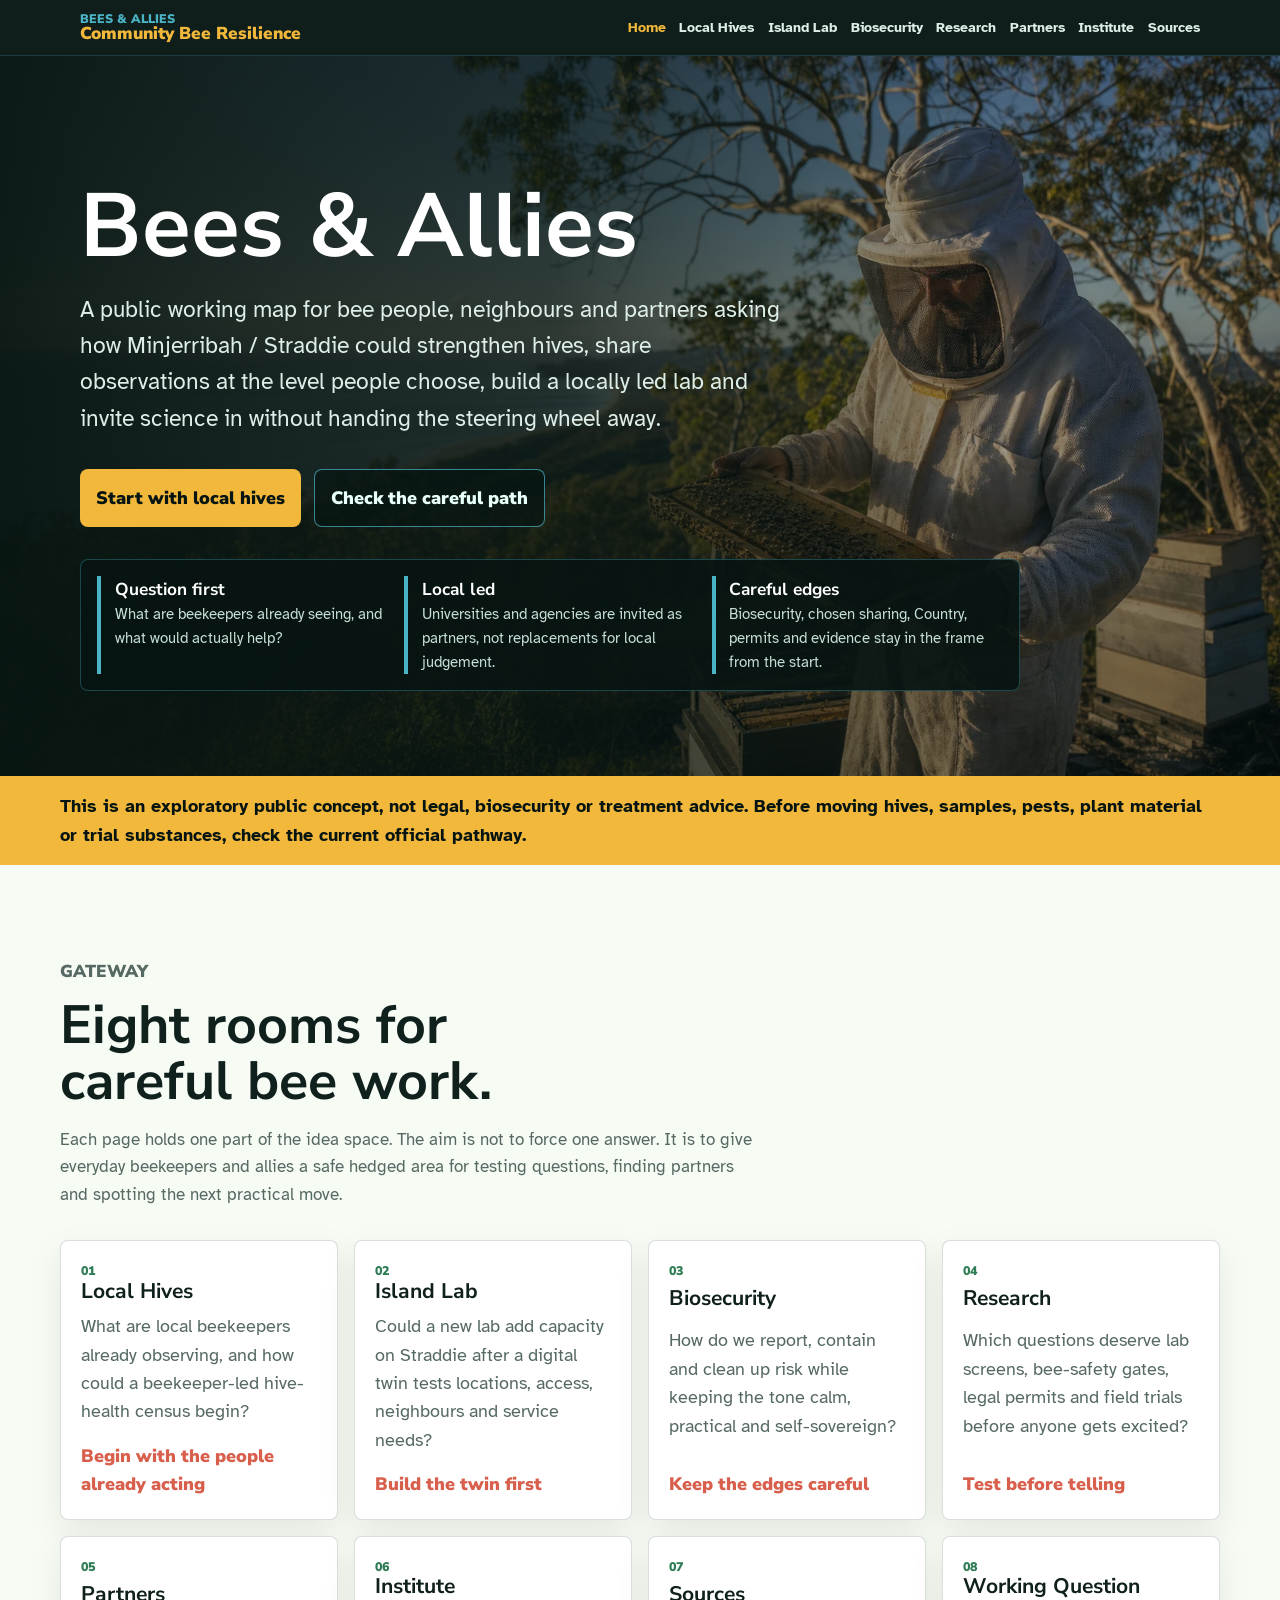
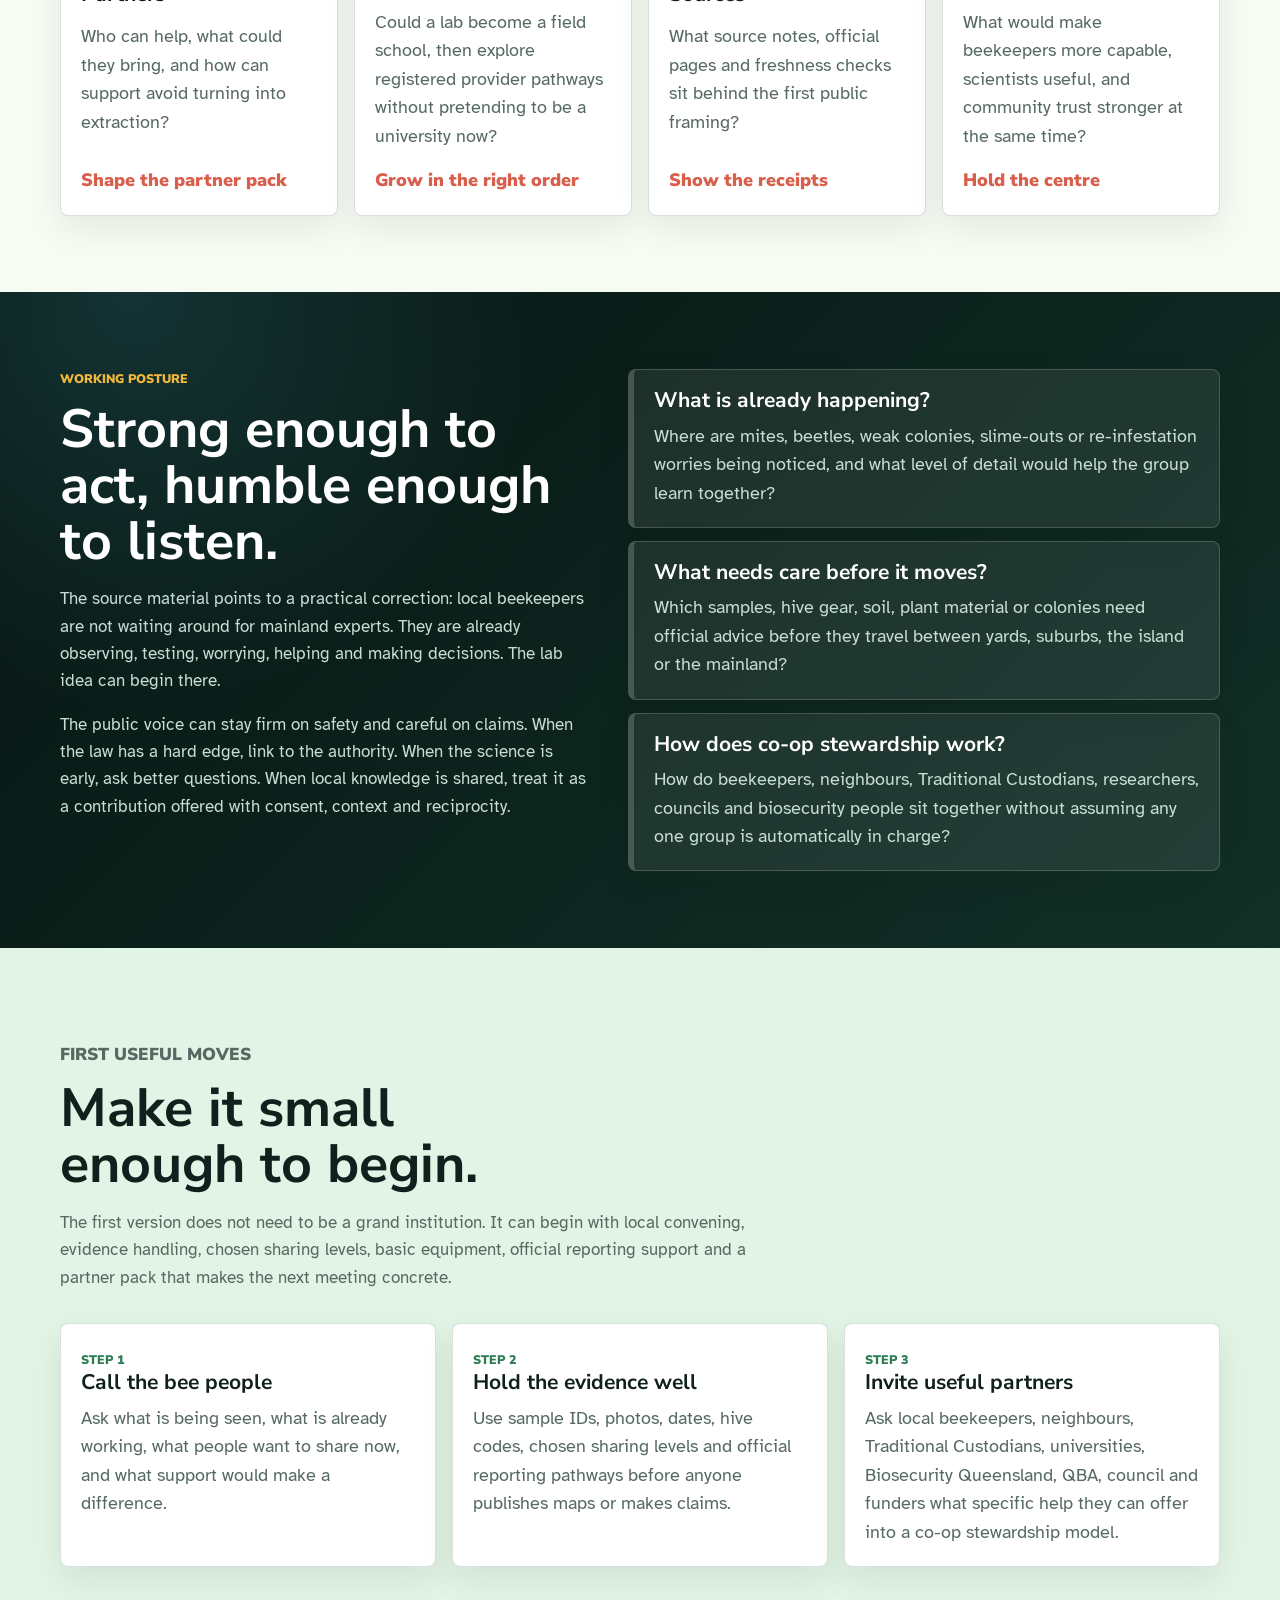
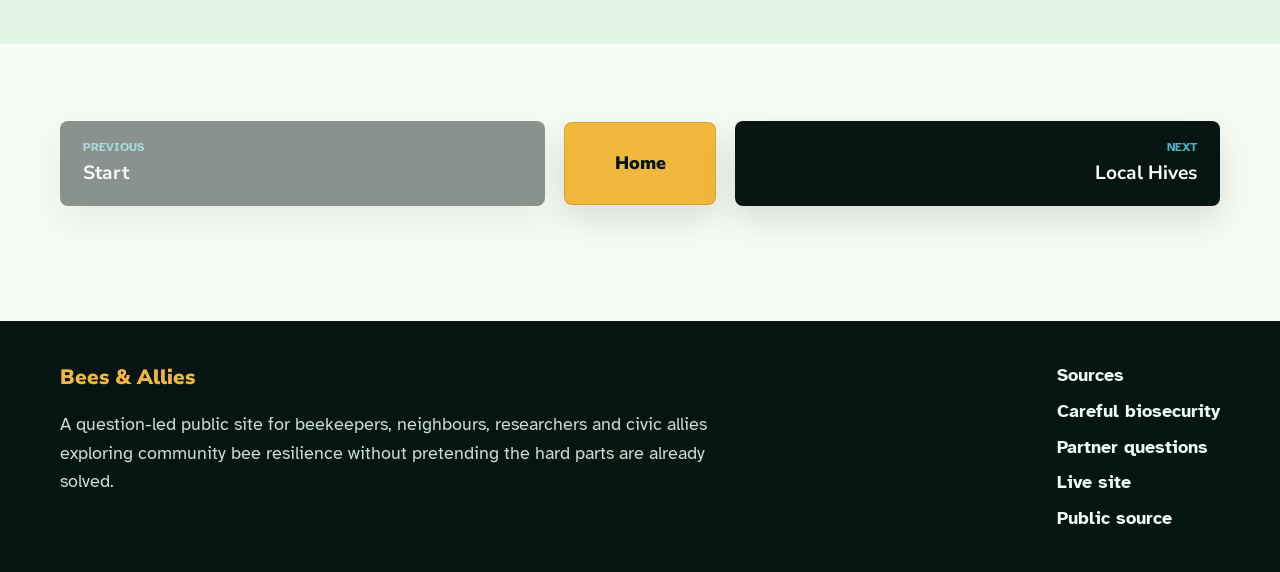
<file: index.html>
<!doctype html>
<html lang="en-AU">
  <head>
    <meta charset="utf-8">
    <meta name="viewport" content="width=device-width, initial-scale=1">
    <meta name="description" content="Bees & Allies is a question-led public site for beekeepers, neighbours and partners exploring a locally led Straddie bee resilience lab.">
    <meta property="og:title" content="Bees & Allies">
    <meta property="og:description" content="A safe working map for local bee people, allies and research partners to explore bee resilience without pretending the hard parts are solved.">
    <meta property="og:image" content="assets/img/heroes/home-hero.webp">
    <title>Bees & Allies</title>
    <link rel="preconnect" href="https://fonts.googleapis.com">
    <link rel="preconnect" href="https://fonts.gstatic.com" crossorigin>
    <link href="https://fonts.googleapis.com/css2?family=Atkinson+Hyperlegible:wght@400;700&family=Nunito+Sans:wght@700;800;900&display=swap" rel="stylesheet">
    <link rel="stylesheet" href="assets/css/site.css?v=20260612a">
    <link rel="icon" href="assets/img/favicon.svg" type="image/svg+xml">
  </head>
  <body data-page="home">
    <header class="site-header" data-site-header></header>
    <main id="main">
      <section class="hero" aria-labelledby="hero-title">
        <img class="hero-media" src="assets/img/heroes/home-hero.webp" alt="A beekeeper checking a hive frame above coastal water and eucalypt scrub">
        <div class="hero-inner">
          <div class="hero-copy">
            <h1 id="hero-title">Bees & Allies</h1>
            <p class="lede">A public working map for bee people, neighbours and partners asking how Minjerribah / Straddie could strengthen hives, share observations at the level people choose, build a locally led lab and invite science in without handing the steering wheel away.</p>
            <div class="button-row">
              <a class="button primary" href="local-hives.html">Start with local hives</a>
              <a class="button secondary" href="biosecurity.html">Check the careful path</a>
            </div>
          </div>
          <div class="hero-facts" aria-label="Site posture">
            <div><strong>Question first</strong><span>What are beekeepers already seeing, and what would actually help?</span></div>
            <div><strong>Local led</strong><span>Universities and agencies are invited as partners, not replacements for local judgement.</span></div>
            <div><strong>Careful edges</strong><span>Biosecurity, chosen sharing, Country, permits and evidence stay in the frame from the start.</span></div>
          </div>
        </div>
      </section>

      <div class="notice">
        <div>This is an exploratory public concept, not legal, biosecurity or treatment advice. Before moving hives, samples, pests, plant material or trial substances, check the current official pathway.</div>
      </div>

      <section class="section" aria-labelledby="gateway-title">
        <div class="section-inner">
          <div class="section-head">
            <p class="eyebrow">Gateway</p>
            <h2 id="gateway-title">Eight rooms for careful bee work.</h2>
            <p>Each page holds one part of the idea space. The aim is not to force one answer. It is to give everyday beekeepers and allies a safe hedged area for testing questions, finding partners and spotting the next practical move.</p>
          </div>
          <div class="grid four">
            <a class="route-card" href="local-hives.html"><span>01</span><h3>Local Hives</h3><p>What are local beekeepers already observing, and how could a beekeeper-led hive-health census begin?</p><strong>Begin with the people already acting</strong></a>
            <a class="route-card" href="island-lab.html"><span>02</span><h3>Island Lab</h3><p>Could a new lab add capacity on Straddie after a digital twin tests locations, access, neighbours and service needs?</p><strong>Build the twin first</strong></a>
            <a class="route-card" href="biosecurity.html"><span>03</span><h3>Biosecurity</h3><p>How do we report, contain and clean up risk while keeping the tone calm, practical and self-sovereign?</p><strong>Keep the edges careful</strong></a>
            <a class="route-card" href="research.html"><span>04</span><h3>Research</h3><p>Which questions deserve lab screens, bee-safety gates, legal permits and field trials before anyone gets excited?</p><strong>Test before telling</strong></a>
          <a class="route-card" href="partners.html"><span>05</span><h3>Partners</h3><p>Who can help, what could they bring, and how can support avoid turning into extraction?</p><strong>Shape the partner pack</strong></a>
          <a class="route-card" href="institute.html"><span>06</span><h3>Institute</h3><p>Could a lab become a field school, then explore registered provider pathways without pretending to be a university now?</p><strong>Grow in the right order</strong></a>
            <a class="route-card" href="sources.html"><span>07</span><h3>Sources</h3><p>What source notes, official pages and freshness checks sit behind the first public framing?</p><strong>Show the receipts</strong></a>
            <a class="route-card" href="partners.html#working-question"><span>08</span><h3>Working Question</h3><p>What would make beekeepers more capable, scientists useful, and community trust stronger at the same time?</p><strong>Hold the centre</strong></a>
          </div>
        </div>
      </section>

      <section class="section dark" aria-labelledby="posture-title">
        <div class="section-inner split">
          <div>
            <p class="eyebrow">Working posture</p>
            <h2 id="posture-title">Strong enough to act, humble enough to listen.</h2>
          <p class="soft">The source material points to a practical correction: local beekeepers are not waiting around for mainland experts. They are already observing, testing, worrying, helping and making decisions. The lab idea can begin there.</p>
          <p class="soft">The public voice can stay firm on safety and careful on claims. When the law has a hard edge, link to the authority. When the science is early, ask better questions. When local knowledge is shared, treat it as a contribution offered with consent, context and reciprocity.</p>
          </div>
          <div class="question-list">
            <article class="question-card"><h3>What is already happening?</h3><p>Where are mites, beetles, weak colonies, slime-outs or re-infestation worries being noticed, and what level of detail would help the group learn together?</p></article>
            <article class="question-card"><h3>What needs care before it moves?</h3><p>Which samples, hive gear, soil, plant material or colonies need official advice before they travel between yards, suburbs, the island or the mainland?</p></article>
            <article class="question-card"><h3>How does co-op stewardship work?</h3><p>How do beekeepers, neighbours, Traditional Custodians, researchers, councils and biosecurity people sit together without assuming any one group is automatically in charge?</p></article>
          </div>
        </div>
      </section>

      <section class="section green" aria-labelledby="next-title">
        <div class="section-inner">
          <div class="section-head">
            <p class="eyebrow">First useful moves</p>
            <h2 id="next-title">Make it small enough to begin.</h2>
            <p>The first version does not need to be a grand institution. It can begin with local convening, evidence handling, chosen sharing levels, basic equipment, official reporting support and a partner pack that makes the next meeting concrete.</p>
          </div>
          <div class="grid three">
            <article class="step-card"><span>Step 1</span><h3>Call the bee people</h3><p>Ask what is being seen, what is already working, what people want to share now, and what support would make a difference.</p></article>
            <article class="step-card"><span>Step 2</span><h3>Hold the evidence well</h3><p>Use sample IDs, photos, dates, hive codes, chosen sharing levels and official reporting pathways before anyone publishes maps or makes claims.</p></article>
            <article class="step-card"><span>Step 3</span><h3>Invite useful partners</h3><p>Ask local beekeepers, neighbours, Traditional Custodians, universities, Biosecurity Queensland, QBA, council and funders what specific help they can offer into a co-op stewardship model.</p></article>
          </div>
        </div>
      </section>

      <div class="sequence-wrap" data-sequence-nav></div>
    </main>
    <footer class="site-footer" data-site-footer></footer>
    <script src="assets/js/site.js?v=20260612a"></script>
  </body>
</html>
</file>
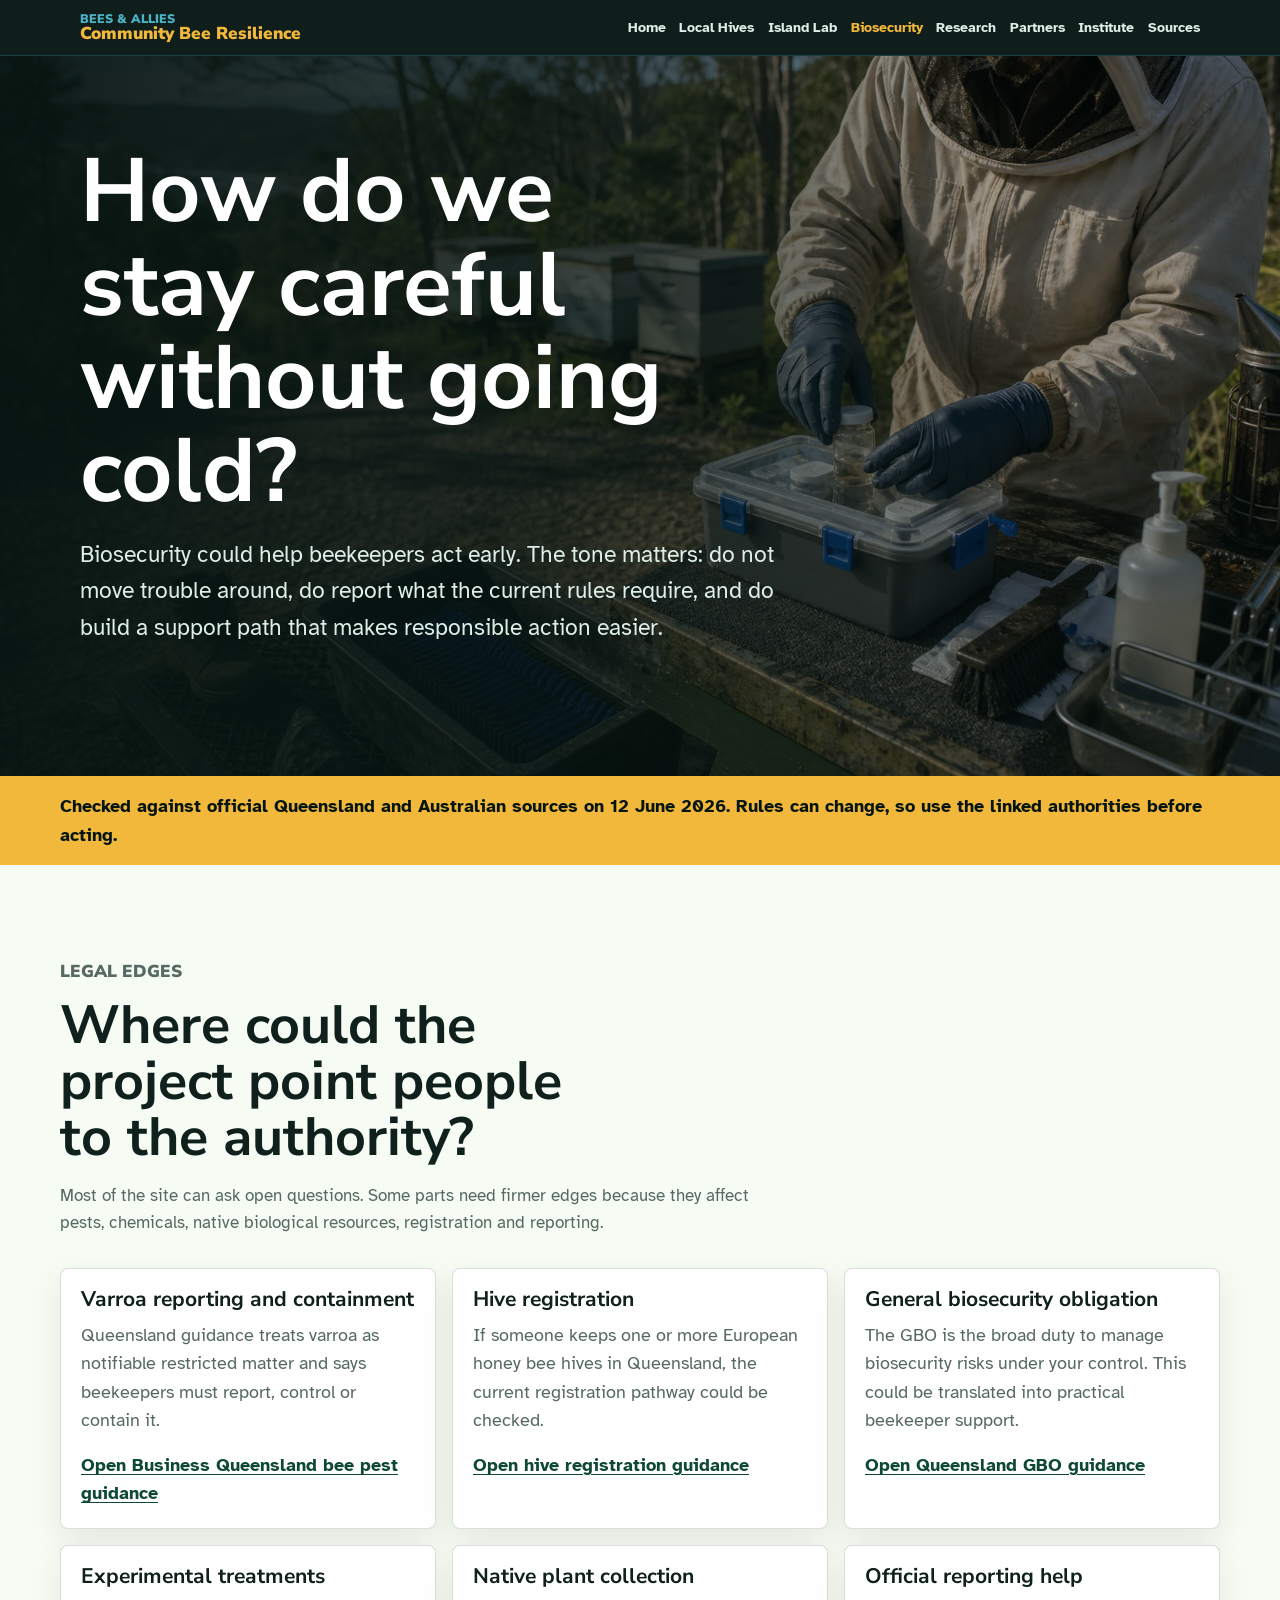
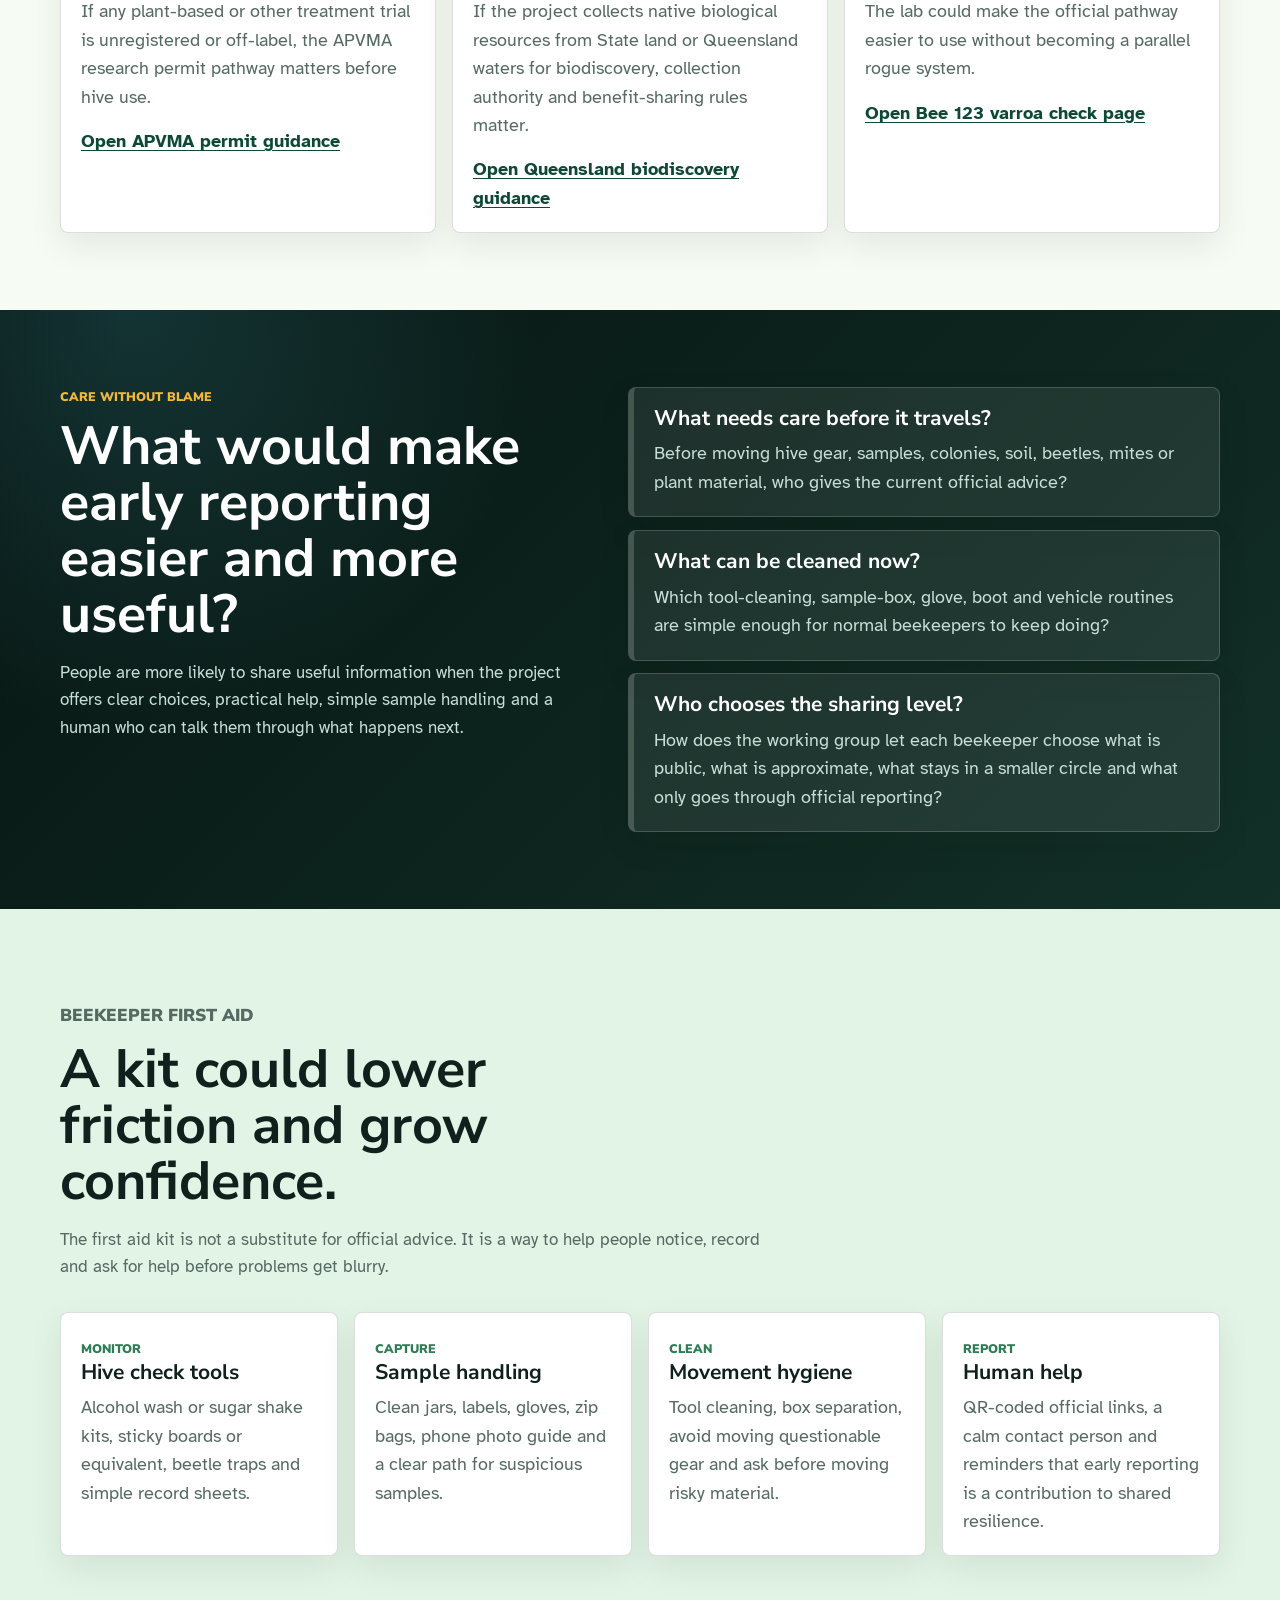
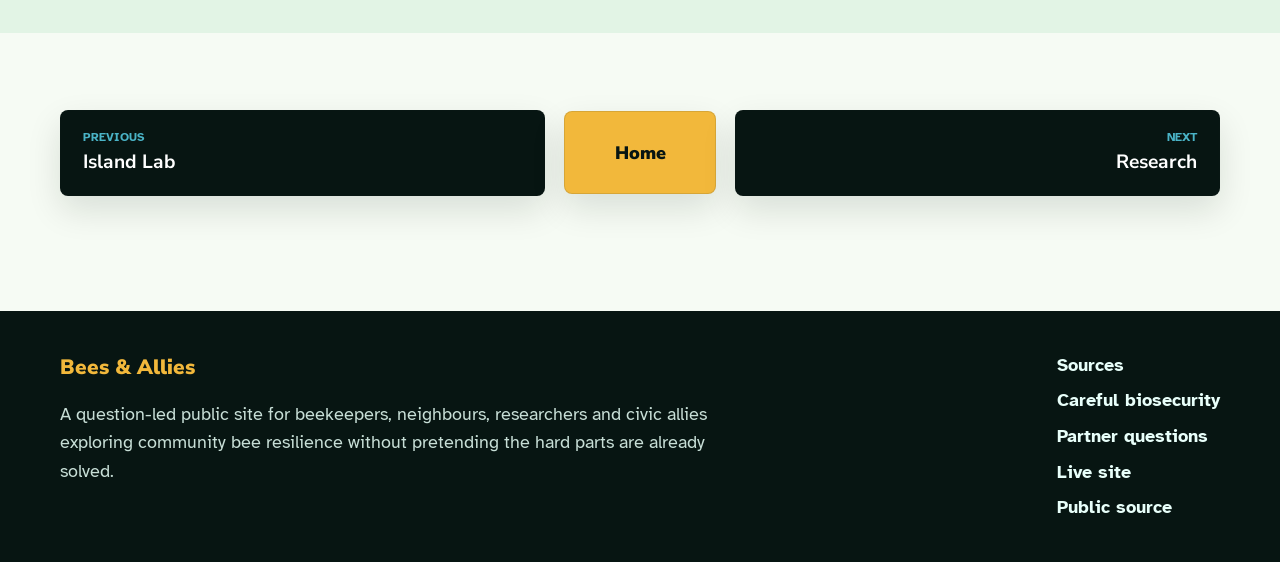
<file: biosecurity.html>
<!doctype html>
<html lang="en-AU">
  <head>
    <meta charset="utf-8">
    <meta name="viewport" content="width=device-width, initial-scale=1">
    <meta name="description" content="Careful, non-punitive biosecurity questions for beekeepers and allies in the Bees & Allies project.">
    <meta property="og:title" content="Biosecurity | Bees & Allies">
    <meta property="og:description" content="How do we report, contain and clean up risk while keeping the tone calm, practical and self-sovereign?">
    <meta property="og:image" content="assets/img/heroes/biosecurity-hero.webp">
    <title>Biosecurity | Bees & Allies</title>
    <link rel="preconnect" href="https://fonts.googleapis.com">
    <link rel="preconnect" href="https://fonts.gstatic.com" crossorigin>
    <link href="https://fonts.googleapis.com/css2?family=Atkinson+Hyperlegible:wght@400;700&family=Nunito+Sans:wght@700;800;900&display=swap" rel="stylesheet">
    <link rel="stylesheet" href="assets/css/site.css?v=20260612a">
    <link rel="icon" href="assets/img/favicon.svg" type="image/svg+xml">
  </head>
  <body data-page="biosecurity">
    <header class="site-header" data-site-header></header>
    <main id="main">
      <section class="hero page-hero" aria-labelledby="hero-title">
        <img class="hero-media" src="assets/img/heroes/biosecurity-hero.webp" alt="A beekeeper cleaning tools and placing a sample jar into a sealed box near island hives">
        <div class="hero-inner">
          <div class="hero-copy">
            <h1 id="hero-title">How do we stay careful without going cold?</h1>
          <p class="lede">Biosecurity could help beekeepers act early. The tone matters: do not move trouble around, do report what the current rules require, and do build a support path that makes responsible action easier.</p>
          </div>
        </div>
      </section>

      <div class="notice">
        <div>Checked against official Queensland and Australian sources on 12 June 2026. Rules can change, so use the linked authorities before acting.</div>
      </div>

      <section class="section" aria-labelledby="edges-title">
        <div class="section-inner">
          <div class="section-head">
            <p class="eyebrow">Legal edges</p>
          <h2 id="edges-title">Where could the project point people to the authority?</h2>
            <p>Most of the site can ask open questions. Some parts need firmer edges because they affect pests, chemicals, native biological resources, registration and reporting.</p>
          </div>
          <div class="grid three">
            <article class="source-card"><h3>Varroa reporting and containment</h3><p>Queensland guidance treats varroa as notifiable restricted matter and says beekeepers must report, control or contain it.</p><p><a href="https://www.business.qld.gov.au/industries/farms-fishing-forestry/agriculture/animal/industries/bees/pests-diseases" target="_blank" rel="noopener noreferrer">Open Business Queensland bee pest guidance</a></p></article>
          <article class="source-card"><h3>Hive registration</h3><p>If someone keeps one or more European honey bee hives in Queensland, the current registration pathway could be checked.</p><p><a href="https://www.business.qld.gov.au/industries/farms-fishing-forestry/agriculture/animal/industries/bees/register" target="_blank" rel="noopener noreferrer">Open hive registration guidance</a></p></article>
          <article class="source-card"><h3>General biosecurity obligation</h3><p>The GBO is the broad duty to manage biosecurity risks under your control. This could be translated into practical beekeeper support.</p><p><a href="https://www.dpi.qld.gov.au/business-priorities/biosecurity/policy-legislation-regulation/biosecurity-act-2014/general-biosecurity-obligation" target="_blank" rel="noopener noreferrer">Open Queensland GBO guidance</a></p></article>
            <article class="source-card"><h3>Experimental treatments</h3><p>If any plant-based or other treatment trial is unregistered or off-label, the APVMA research permit pathway matters before hive use.</p><p><a href="https://www.apvma.gov.au/registrations-and-permits/permits/before-you-apply-permit/types-permits/export-research-and-miscellaneous-permits" target="_blank" rel="noopener noreferrer">Open APVMA permit guidance</a></p></article>
            <article class="source-card"><h3>Native plant collection</h3><p>If the project collects native biological resources from State land or Queensland waters for biodiscovery, collection authority and benefit-sharing rules matter.</p><p><a href="https://environment.qld.gov.au/licences-permits/plants-animals/biodiscovery" target="_blank" rel="noopener noreferrer">Open Queensland biodiscovery guidance</a></p></article>
          <article class="source-card"><h3>Official reporting help</h3><p>The lab could make the official pathway easier to use without becoming a parallel rogue system.</p><p><a href="https://www.business.qld.gov.au/industries/farms-fishing-forestry/agriculture/animal/industries/bees/varroa-mite/report-hive-check" target="_blank" rel="noopener noreferrer">Open Bee 123 varroa check page</a></p></article>
          </div>
        </div>
      </section>

      <section class="section dark" aria-labelledby="care-title">
        <div class="section-inner split">
          <div>
            <p class="eyebrow">Care without blame</p>
            <h2 id="care-title">What would make early reporting easier and more useful?</h2>
            <p class="soft">People are more likely to share useful information when the project offers clear choices, practical help, simple sample handling and a human who can talk them through what happens next.</p>
          </div>
          <div class="question-list">
          <article class="question-card"><h3>What needs care before it travels?</h3><p>Before moving hive gear, samples, colonies, soil, beetles, mites or plant material, who gives the current official advice?</p></article>
            <article class="question-card"><h3>What can be cleaned now?</h3><p>Which tool-cleaning, sample-box, glove, boot and vehicle routines are simple enough for normal beekeepers to keep doing?</p></article>
            <article class="question-card"><h3>Who chooses the sharing level?</h3><p>How does the working group let each beekeeper choose what is public, what is approximate, what stays in a smaller circle and what only goes through official reporting?</p></article>
          </div>
        </div>
      </section>

      <section class="section green" aria-labelledby="kit-title">
        <div class="section-inner">
          <div class="section-head">
            <p class="eyebrow">Beekeeper first aid</p>
          <h2 id="kit-title">A kit could lower friction and grow confidence.</h2>
            <p>The first aid kit is not a substitute for official advice. It is a way to help people notice, record and ask for help before problems get blurry.</p>
          </div>
          <div class="grid four">
            <article class="step-card"><span>Monitor</span><h3>Hive check tools</h3><p>Alcohol wash or sugar shake kits, sticky boards or equivalent, beetle traps and simple record sheets.</p></article>
            <article class="step-card"><span>Capture</span><h3>Sample handling</h3><p>Clean jars, labels, gloves, zip bags, phone photo guide and a clear path for suspicious samples.</p></article>
            <article class="step-card"><span>Clean</span><h3>Movement hygiene</h3><p>Tool cleaning, box separation, avoid moving questionable gear and ask before moving risky material.</p></article>
            <article class="step-card"><span>Report</span><h3>Human help</h3><p>QR-coded official links, a calm contact person and reminders that early reporting is a contribution to shared resilience.</p></article>
          </div>
        </div>
      </section>

      <div class="sequence-wrap" data-sequence-nav></div>
    </main>
    <footer class="site-footer" data-site-footer></footer>
    <script src="assets/js/site.js?v=20260612a"></script>
  </body>
</html>
</file>
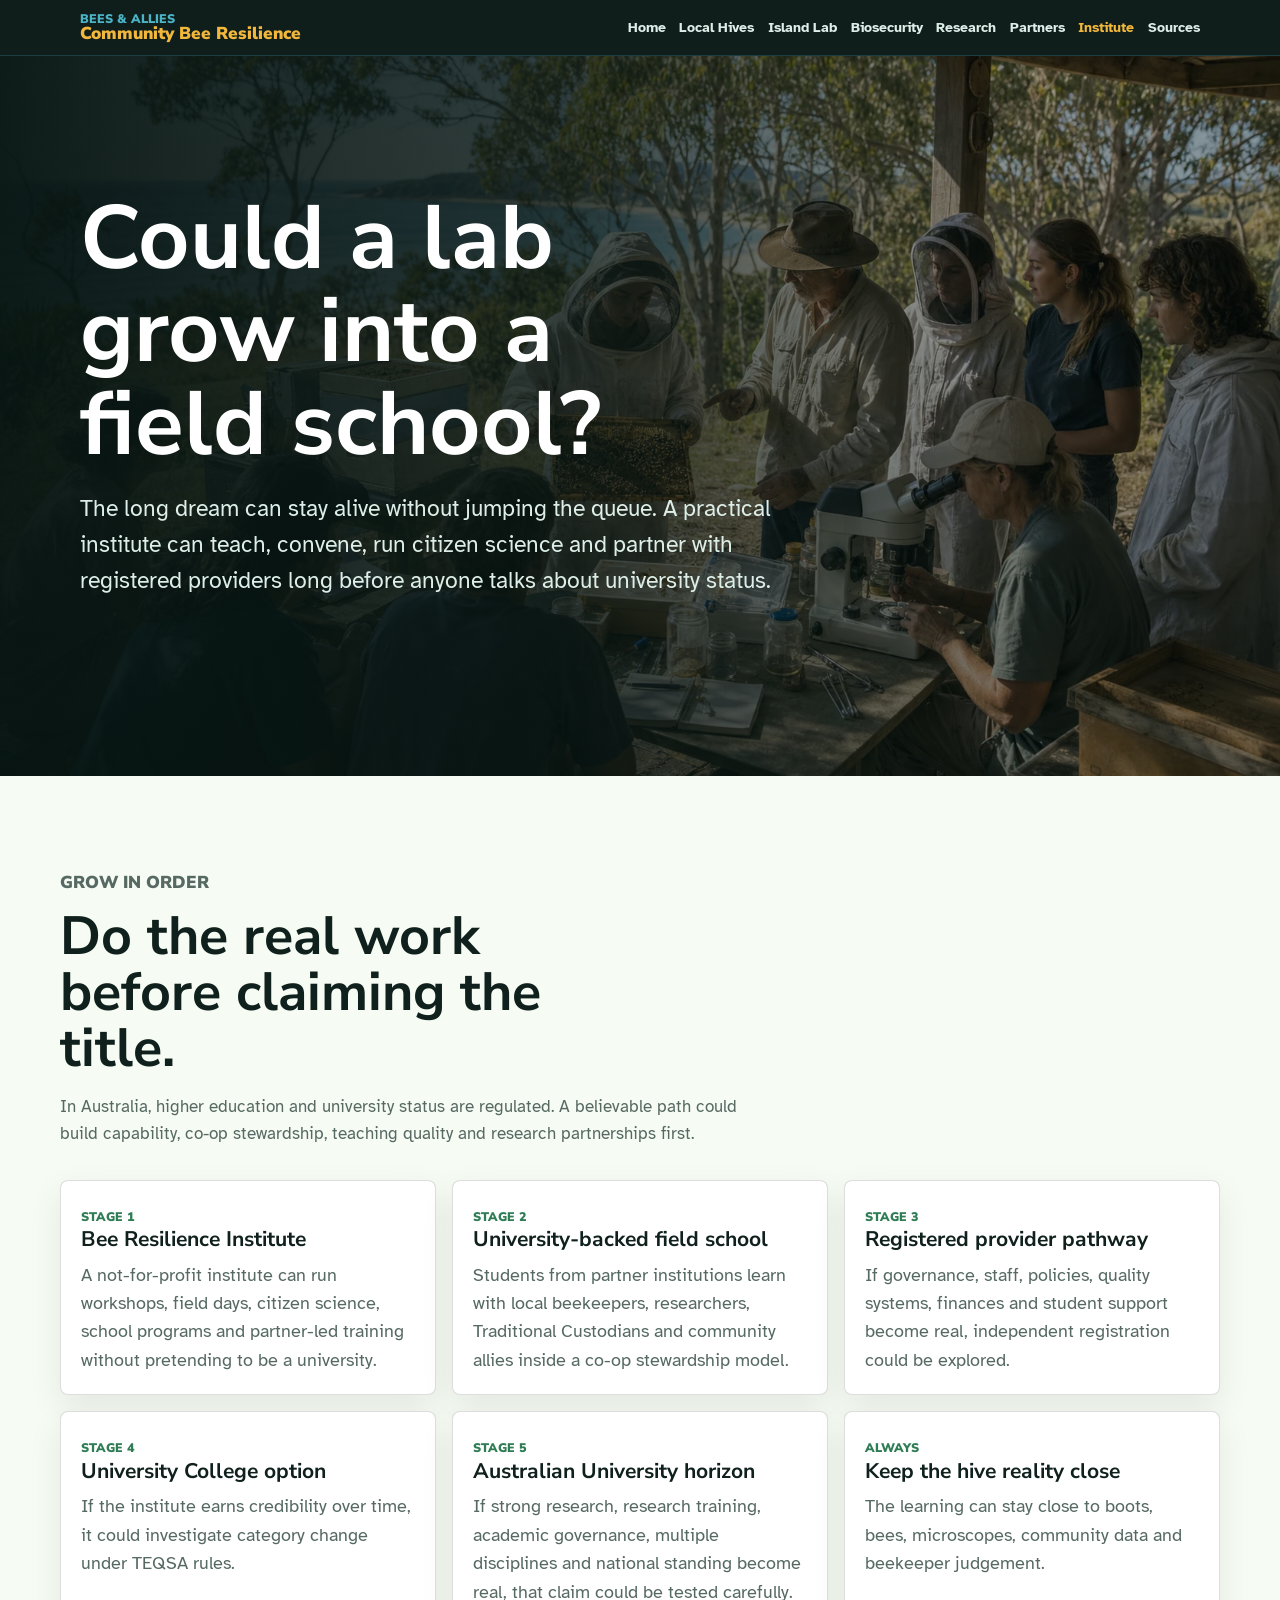
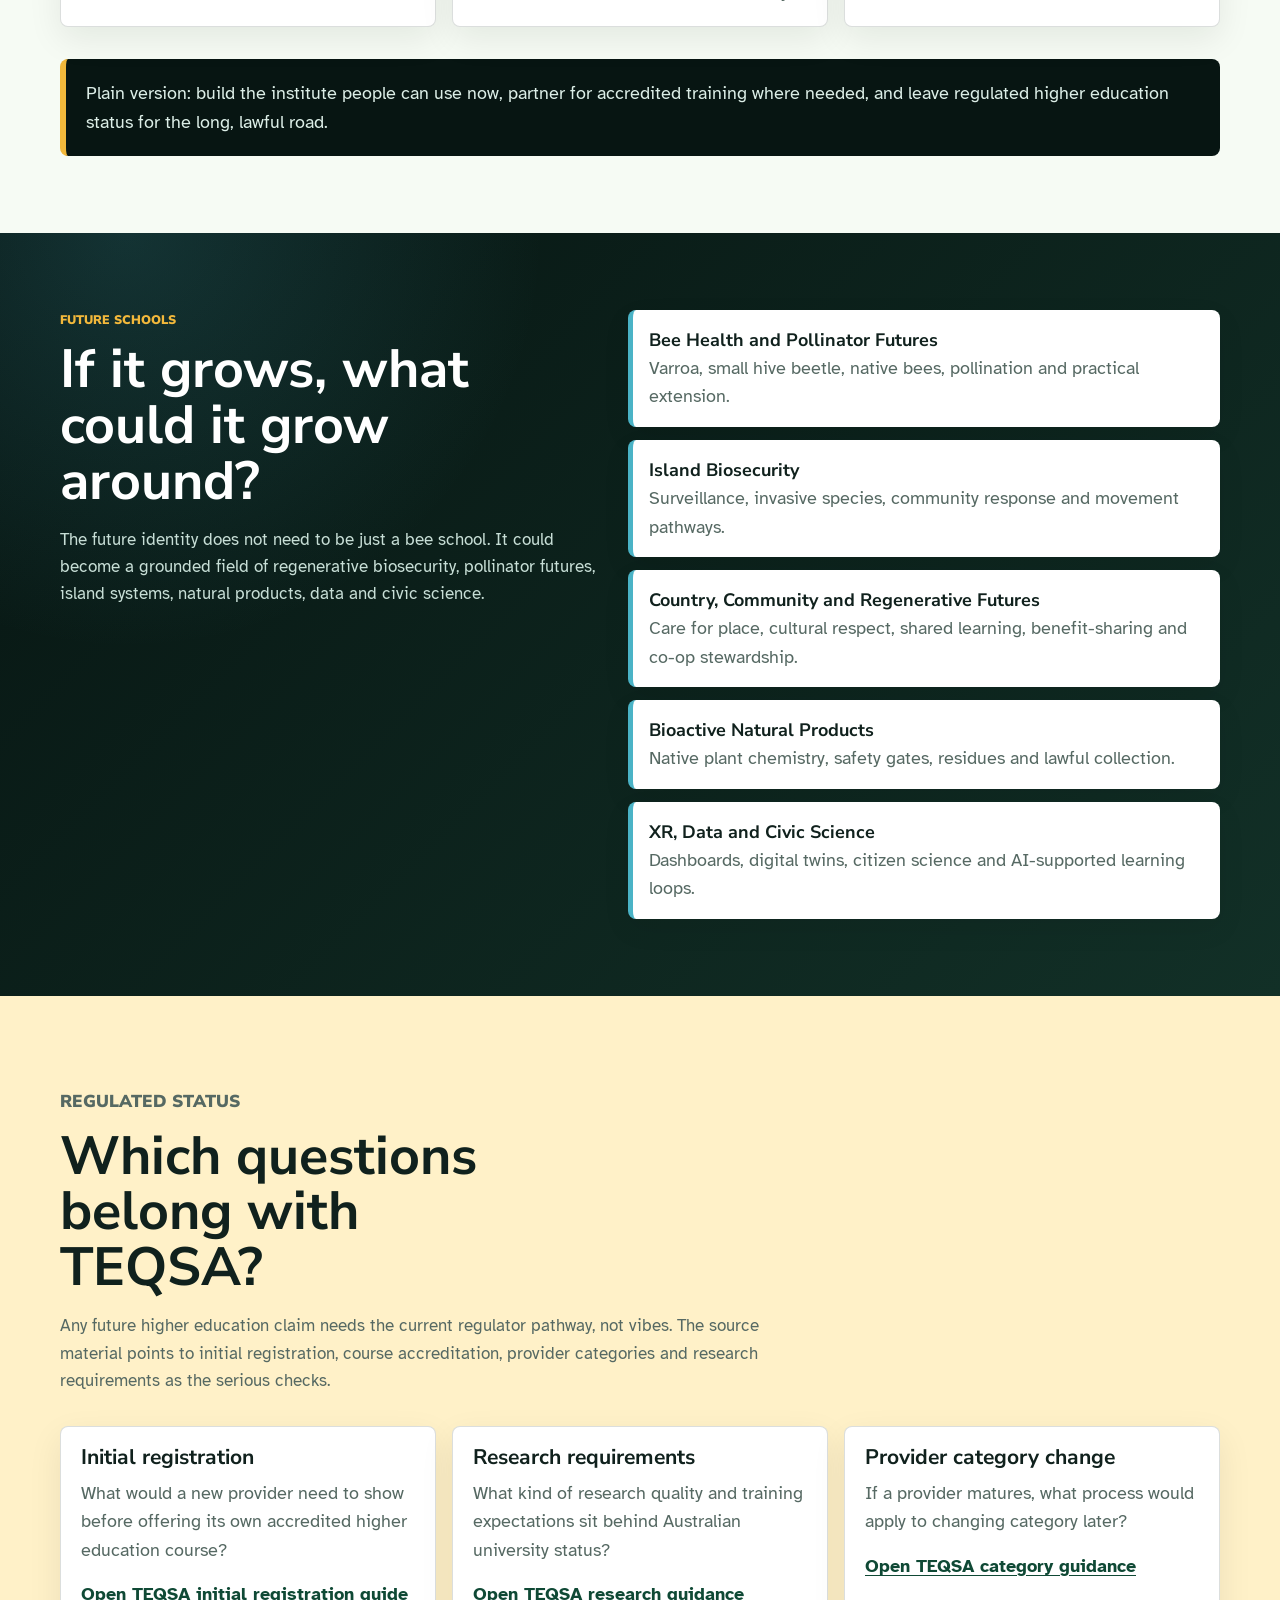
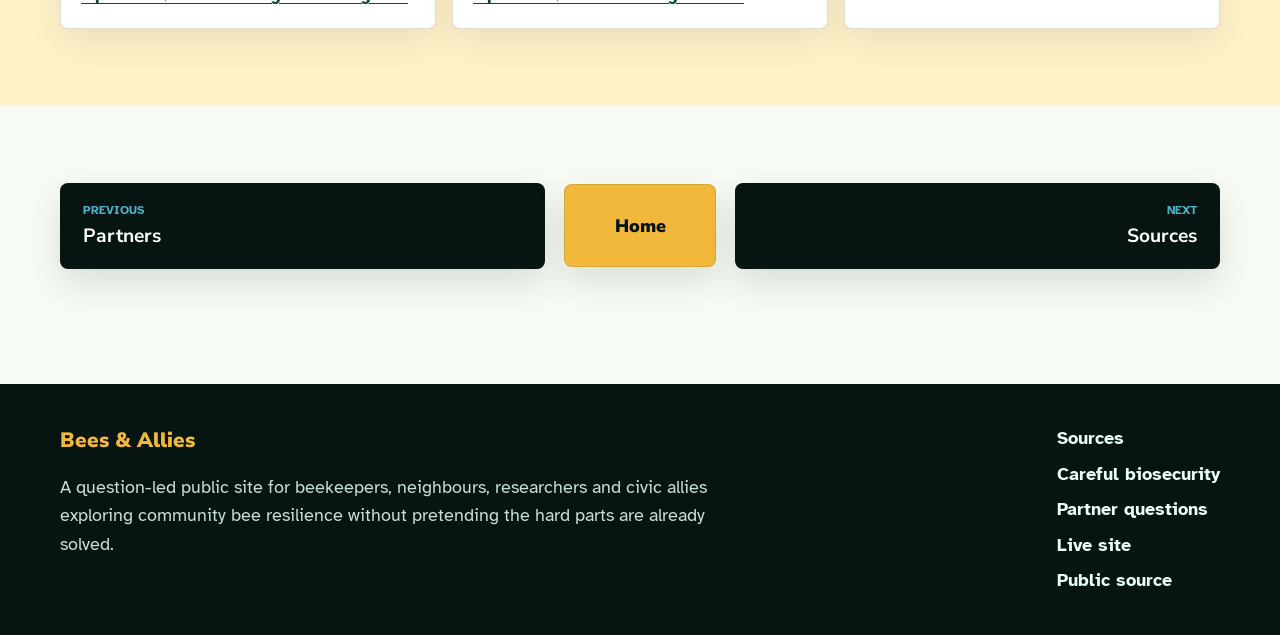
<file: institute.html>
<!doctype html>
<html lang="en-AU">
  <head>
    <meta charset="utf-8">
    <meta name="viewport" content="width=device-width, initial-scale=1">
    <meta name="description" content="A staged institute and field school pathway for the Bees & Allies project.">
    <meta property="og:title" content="Institute | Bees & Allies">
    <meta property="og:description" content="Could a bee resilience lab grow into a field school, then explore registered provider pathways if the substance is there?">
    <meta property="og:image" content="assets/img/heroes/institute-hero.webp">
    <title>Institute | Bees & Allies</title>
    <link rel="preconnect" href="https://fonts.googleapis.com">
    <link rel="preconnect" href="https://fonts.gstatic.com" crossorigin>
    <link href="https://fonts.googleapis.com/css2?family=Atkinson+Hyperlegible:wght@400;700&family=Nunito+Sans:wght@700;800;900&display=swap" rel="stylesheet">
    <link rel="stylesheet" href="assets/css/site.css?v=20260612a">
    <link rel="icon" href="assets/img/favicon.svg" type="image/svg+xml">
  </head>
  <body data-page="institute">
    <header class="site-header" data-site-header></header>
    <main id="main">
      <section class="hero page-hero" aria-labelledby="hero-title">
        <img class="hero-media" src="assets/img/heroes/institute-hero.webp" alt="Outdoor island field school with beekeepers, students, hive boxes and a portable lab table">
        <div class="hero-inner">
          <div class="hero-copy">
            <h1 id="hero-title">Could a lab grow into a field school?</h1>
            <p class="lede">The long dream can stay alive without jumping the queue. A practical institute can teach, convene, run citizen science and partner with registered providers long before anyone talks about university status.</p>
          </div>
        </div>
      </section>

      <section class="section" aria-labelledby="path-title">
        <div class="section-inner">
          <div class="section-head">
            <p class="eyebrow">Grow in order</p>
            <h2 id="path-title">Do the real work before claiming the title.</h2>
          <p>In Australia, higher education and university status are regulated. A believable path could build capability, co-op stewardship, teaching quality and research partnerships first.</p>
          </div>
          <div class="grid three">
            <article class="step-card"><span>Stage 1</span><h3>Bee Resilience Institute</h3><p>A not-for-profit institute can run workshops, field days, citizen science, school programs and partner-led training without pretending to be a university.</p></article>
            <article class="step-card"><span>Stage 2</span><h3>University-backed field school</h3><p>Students from partner institutions learn with local beekeepers, researchers, Traditional Custodians and community allies inside a co-op stewardship model.</p></article>
          <article class="step-card"><span>Stage 3</span><h3>Registered provider pathway</h3><p>If governance, staff, policies, quality systems, finances and student support become real, independent registration could be explored.</p></article>
          <article class="step-card"><span>Stage 4</span><h3>University College option</h3><p>If the institute earns credibility over time, it could investigate category change under TEQSA rules.</p></article>
          <article class="step-card"><span>Stage 5</span><h3>Australian University horizon</h3><p>If strong research, research training, academic governance, multiple disciplines and national standing become real, that claim could be tested carefully.</p></article>
          <article class="step-card"><span>Always</span><h3>Keep the hive reality close</h3><p>The learning can stay close to boots, bees, microscopes, community data and beekeeper judgement.</p></article>
          </div>
          <div class="callout">
            <p>Plain version: build the institute people can use now, partner for accredited training where needed, and leave regulated higher education status for the long, lawful road.</p>
          </div>
        </div>
      </section>

      <section class="section dark" aria-labelledby="future-title">
        <div class="section-inner split">
          <div>
            <p class="eyebrow">Future schools</p>
            <h2 id="future-title">If it grows, what could it grow around?</h2>
            <p class="soft">The future identity does not need to be just a bee school. It could become a grounded field of regenerative biosecurity, pollinator futures, island systems, natural products, data and civic science.</p>
          </div>
          <div class="fact-list">
            <div class="fact-row"><strong>Bee Health and Pollinator Futures</strong><span>Varroa, small hive beetle, native bees, pollination and practical extension.</span></div>
            <div class="fact-row"><strong>Island Biosecurity</strong><span>Surveillance, invasive species, community response and movement pathways.</span></div>
            <div class="fact-row"><strong>Country, Community and Regenerative Futures</strong><span>Care for place, cultural respect, shared learning, benefit-sharing and co-op stewardship.</span></div>
            <div class="fact-row"><strong>Bioactive Natural Products</strong><span>Native plant chemistry, safety gates, residues and lawful collection.</span></div>
            <div class="fact-row"><strong>XR, Data and Civic Science</strong><span>Dashboards, digital twins, citizen science and AI-supported learning loops.</span></div>
          </div>
        </div>
      </section>

      <section class="section honey" aria-labelledby="teqsa-title">
        <div class="section-inner">
          <div class="section-head">
            <p class="eyebrow">Regulated status</p>
            <h2 id="teqsa-title">Which questions belong with TEQSA?</h2>
          <p>Any future higher education claim needs the current regulator pathway, not vibes. The source material points to initial registration, course accreditation, provider categories and research requirements as the serious checks.</p>
          </div>
          <div class="grid three">
            <article class="source-card"><h3>Initial registration</h3><p>What would a new provider need to show before offering its own accredited higher education course?</p><p><a href="https://www.teqsa.gov.au/guides-resources/resources/application-guide-initial-registration-new-higher-education-provider" target="_blank" rel="noopener noreferrer">Open TEQSA initial registration guide</a></p></article>
            <article class="source-card"><h3>Research requirements</h3><p>What kind of research quality and training expectations sit behind Australian university status?</p><p><a href="https://www.teqsa.gov.au/guides-resources/resources/guidance-notes/guidance-note-research-requirements-australian-universities" target="_blank" rel="noopener noreferrer">Open TEQSA research guidance</a></p></article>
            <article class="source-card"><h3>Provider category change</h3><p>If a provider matures, what process would apply to changing category later?</p><p><a href="https://www.teqsa.gov.au/provider-registration/registered-providers/how-apply-change-provider-category" target="_blank" rel="noopener noreferrer">Open TEQSA category guidance</a></p></article>
          </div>
        </div>
      </section>

      <div class="sequence-wrap" data-sequence-nav></div>
    </main>
    <footer class="site-footer" data-site-footer></footer>
    <script src="assets/js/site.js?v=20260612a"></script>
  </body>
</html>
</file>
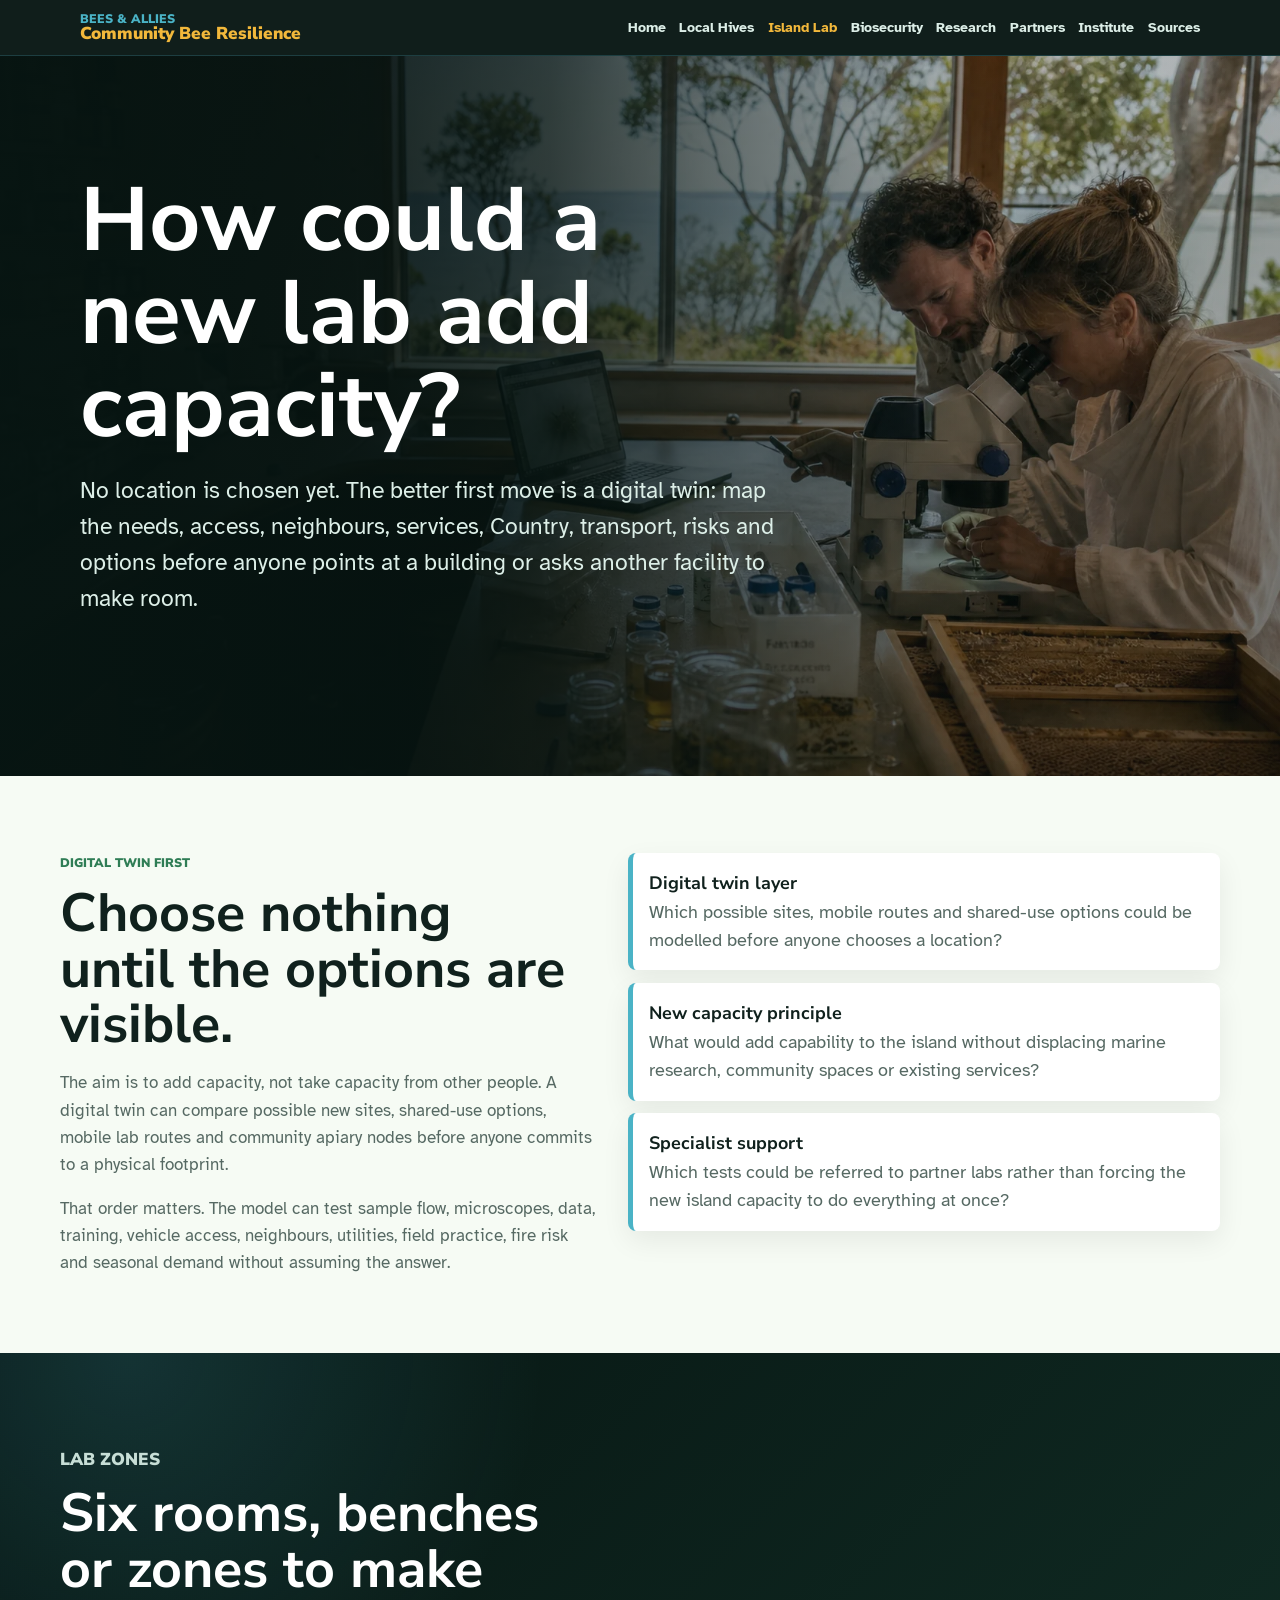
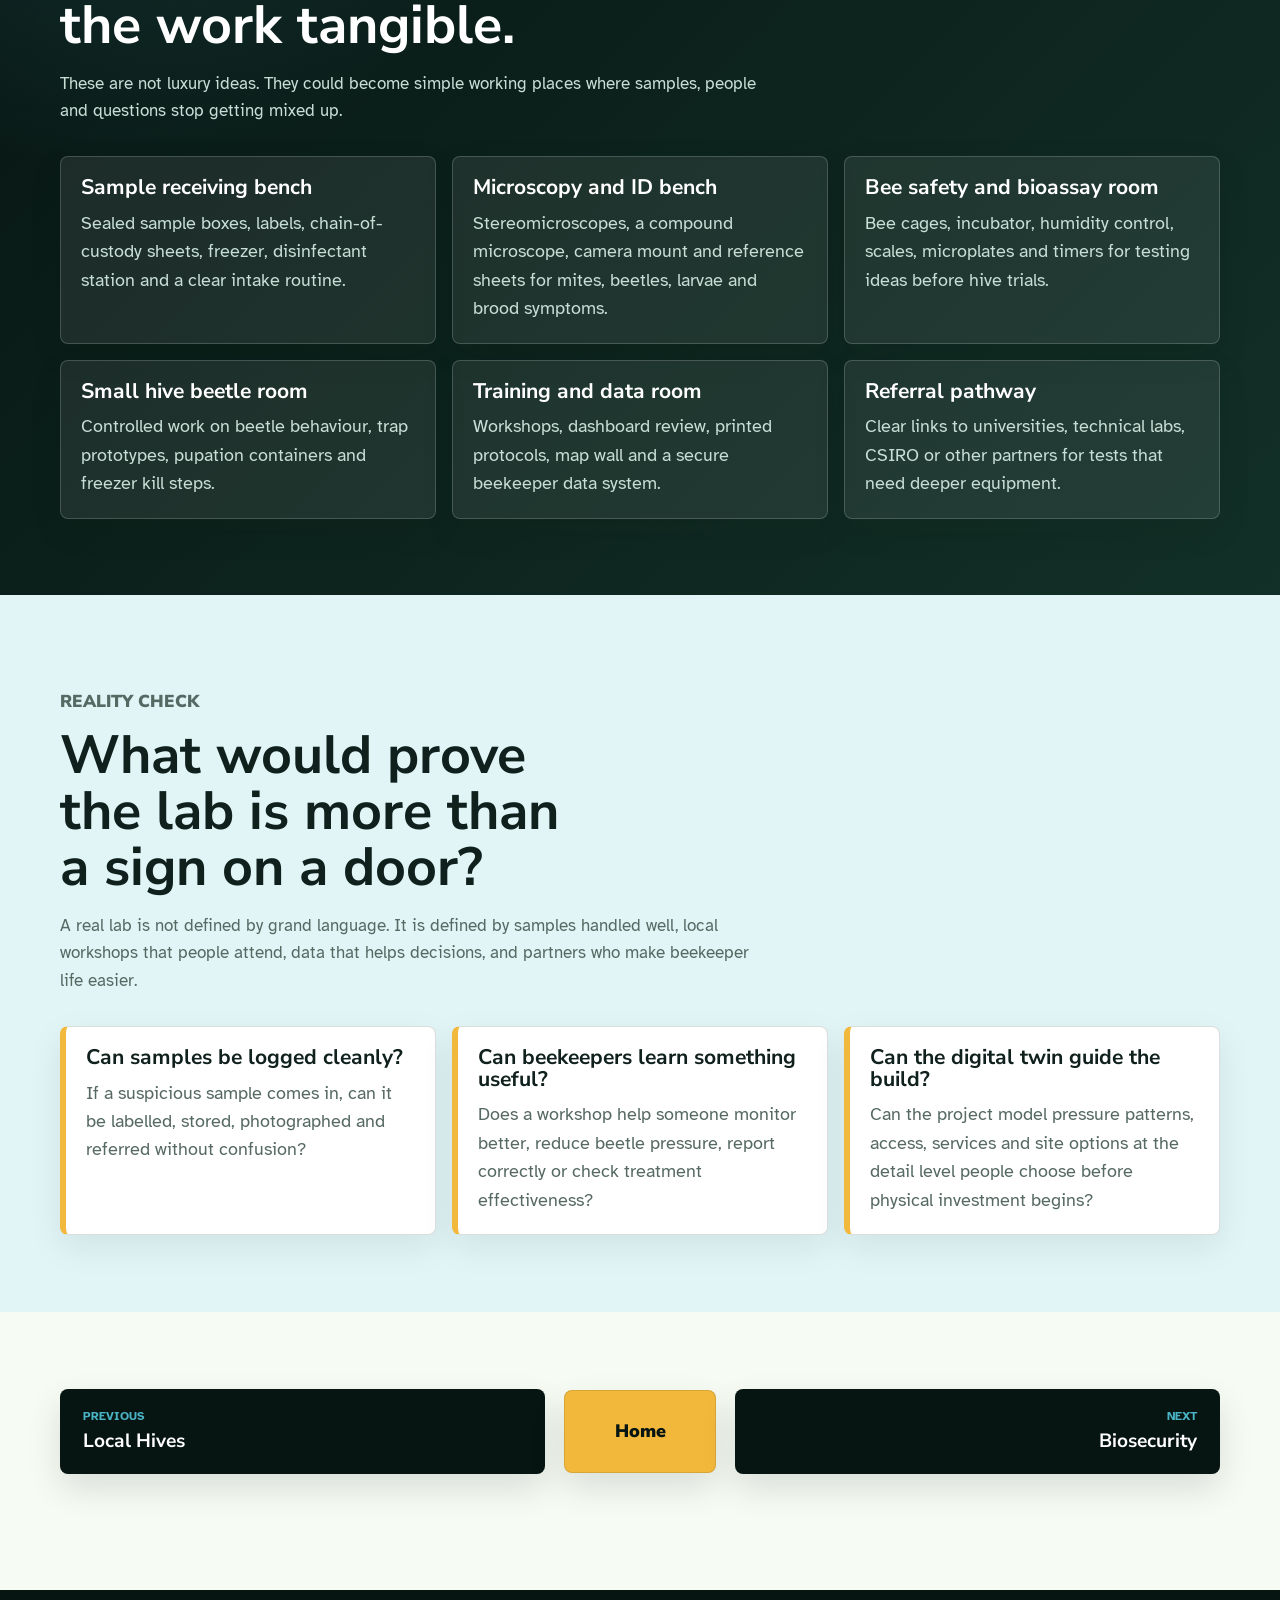
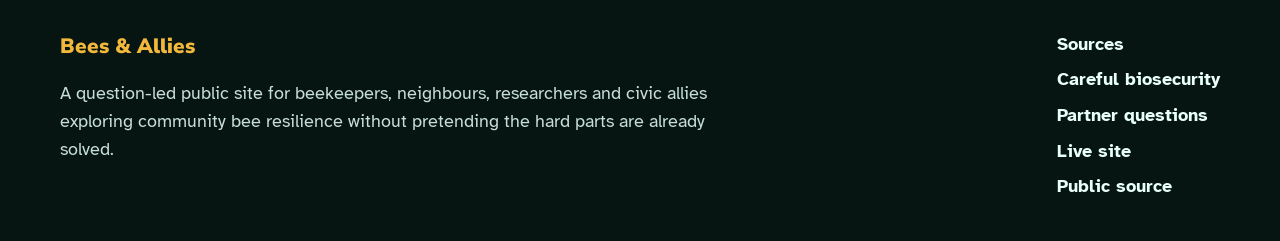
<file: island-lab.html>
<!doctype html>
<html lang="en-AU">
  <head>
    <meta charset="utf-8">
    <meta name="viewport" content="width=device-width, initial-scale=1">
    <meta name="description" content="A digital-twin-first pathway for adding new bee resilience lab capacity on Straddie.">
    <meta property="og:title" content="Island Lab | Bees & Allies">
    <meta property="og:description" content="No site is chosen yet. Build a digital twin first, then add new capacity without taking over existing facilities.">
    <meta property="og:image" content="assets/img/heroes/island-lab-hero.webp">
    <title>Island Lab | Bees & Allies</title>
    <link rel="preconnect" href="https://fonts.googleapis.com">
    <link rel="preconnect" href="https://fonts.gstatic.com" crossorigin>
    <link href="https://fonts.googleapis.com/css2?family=Atkinson+Hyperlegible:wght@400;700&family=Nunito+Sans:wght@700;800;900&display=swap" rel="stylesheet">
    <link rel="stylesheet" href="assets/css/site.css?v=20260612a">
    <link rel="icon" href="assets/img/favicon.svg" type="image/svg+xml">
  </head>
  <body data-page="lab">
    <header class="site-header" data-site-header></header>
    <main id="main">
      <section class="hero page-hero" aria-labelledby="hero-title">
        <img class="hero-media" src="assets/img/heroes/island-lab-hero.webp" alt="A modest bee health lab bench with microscopes and coastal trees outside the window">
        <div class="hero-inner">
          <div class="hero-copy">
            <h1 id="hero-title">How could a new lab add capacity?</h1>
            <p class="lede">No location is chosen yet. The better first move is a digital twin: map the needs, access, neighbours, services, Country, transport, risks and options before anyone points at a building or asks another facility to make room.</p>
          </div>
        </div>
      </section>

      <section class="section" aria-labelledby="model-title">
        <div class="section-inner split">
          <div>
            <p class="eyebrow">Digital twin first</p>
            <h2 id="model-title">Choose nothing until the options are visible.</h2>
            <p class="soft">The aim is to add capacity, not take capacity from other people. A digital twin can compare possible new sites, shared-use options, mobile lab routes and community apiary nodes before anyone commits to a physical footprint.</p>
            <p class="soft">That order matters. The model can test sample flow, microscopes, data, training, vehicle access, neighbours, utilities, field practice, fire risk and seasonal demand without assuming the answer.</p>
          </div>
          <div class="fact-list">
            <div class="fact-row"><strong>Digital twin layer</strong><span>Which possible sites, mobile routes and shared-use options could be modelled before anyone chooses a location?</span></div>
            <div class="fact-row"><strong>New capacity principle</strong><span>What would add capability to the island without displacing marine research, community spaces or existing services?</span></div>
            <div class="fact-row"><strong>Specialist support</strong><span>Which tests could be referred to partner labs rather than forcing the new island capacity to do everything at once?</span></div>
          </div>
        </div>
      </section>

      <section class="section dark" aria-labelledby="zones-title">
        <div class="section-inner">
          <div class="section-head">
            <p class="eyebrow">Lab zones</p>
          <h2 id="zones-title">Six rooms, benches or zones to make the work tangible.</h2>
          <p>These are not luxury ideas. They could become simple working places where samples, people and questions stop getting mixed up.</p>
          </div>
          <div class="grid three">
            <article class="card"><h3>Sample receiving bench</h3><p>Sealed sample boxes, labels, chain-of-custody sheets, freezer, disinfectant station and a clear intake routine.</p></article>
            <article class="card"><h3>Microscopy and ID bench</h3><p>Stereomicroscopes, a compound microscope, camera mount and reference sheets for mites, beetles, larvae and brood symptoms.</p></article>
            <article class="card"><h3>Bee safety and bioassay room</h3><p>Bee cages, incubator, humidity control, scales, microplates and timers for testing ideas before hive trials.</p></article>
            <article class="card"><h3>Small hive beetle room</h3><p>Controlled work on beetle behaviour, trap prototypes, pupation containers and freezer kill steps.</p></article>
            <article class="card"><h3>Training and data room</h3><p>Workshops, dashboard review, printed protocols, map wall and a secure beekeeper data system.</p></article>
            <article class="card"><h3>Referral pathway</h3><p>Clear links to universities, technical labs, CSIRO or other partners for tests that need deeper equipment.</p></article>
          </div>
        </div>
      </section>

      <section class="section blue" aria-labelledby="real-title">
        <div class="section-inner">
          <div class="section-head">
            <p class="eyebrow">Reality check</p>
            <h2 id="real-title">What would prove the lab is more than a sign on a door?</h2>
            <p>A real lab is not defined by grand language. It is defined by samples handled well, local workshops that people attend, data that helps decisions, and partners who make beekeeper life easier.</p>
          </div>
          <div class="grid three">
            <article class="question-card"><h3>Can samples be logged cleanly?</h3><p>If a suspicious sample comes in, can it be labelled, stored, photographed and referred without confusion?</p></article>
            <article class="question-card"><h3>Can beekeepers learn something useful?</h3><p>Does a workshop help someone monitor better, reduce beetle pressure, report correctly or check treatment effectiveness?</p></article>
            <article class="question-card"><h3>Can the digital twin guide the build?</h3><p>Can the project model pressure patterns, access, services and site options at the detail level people choose before physical investment begins?</p></article>
          </div>
        </div>
      </section>

      <div class="sequence-wrap" data-sequence-nav></div>
    </main>
    <footer class="site-footer" data-site-footer></footer>
    <script src="assets/js/site.js?v=20260612a"></script>
  </body>
</html>
</file>
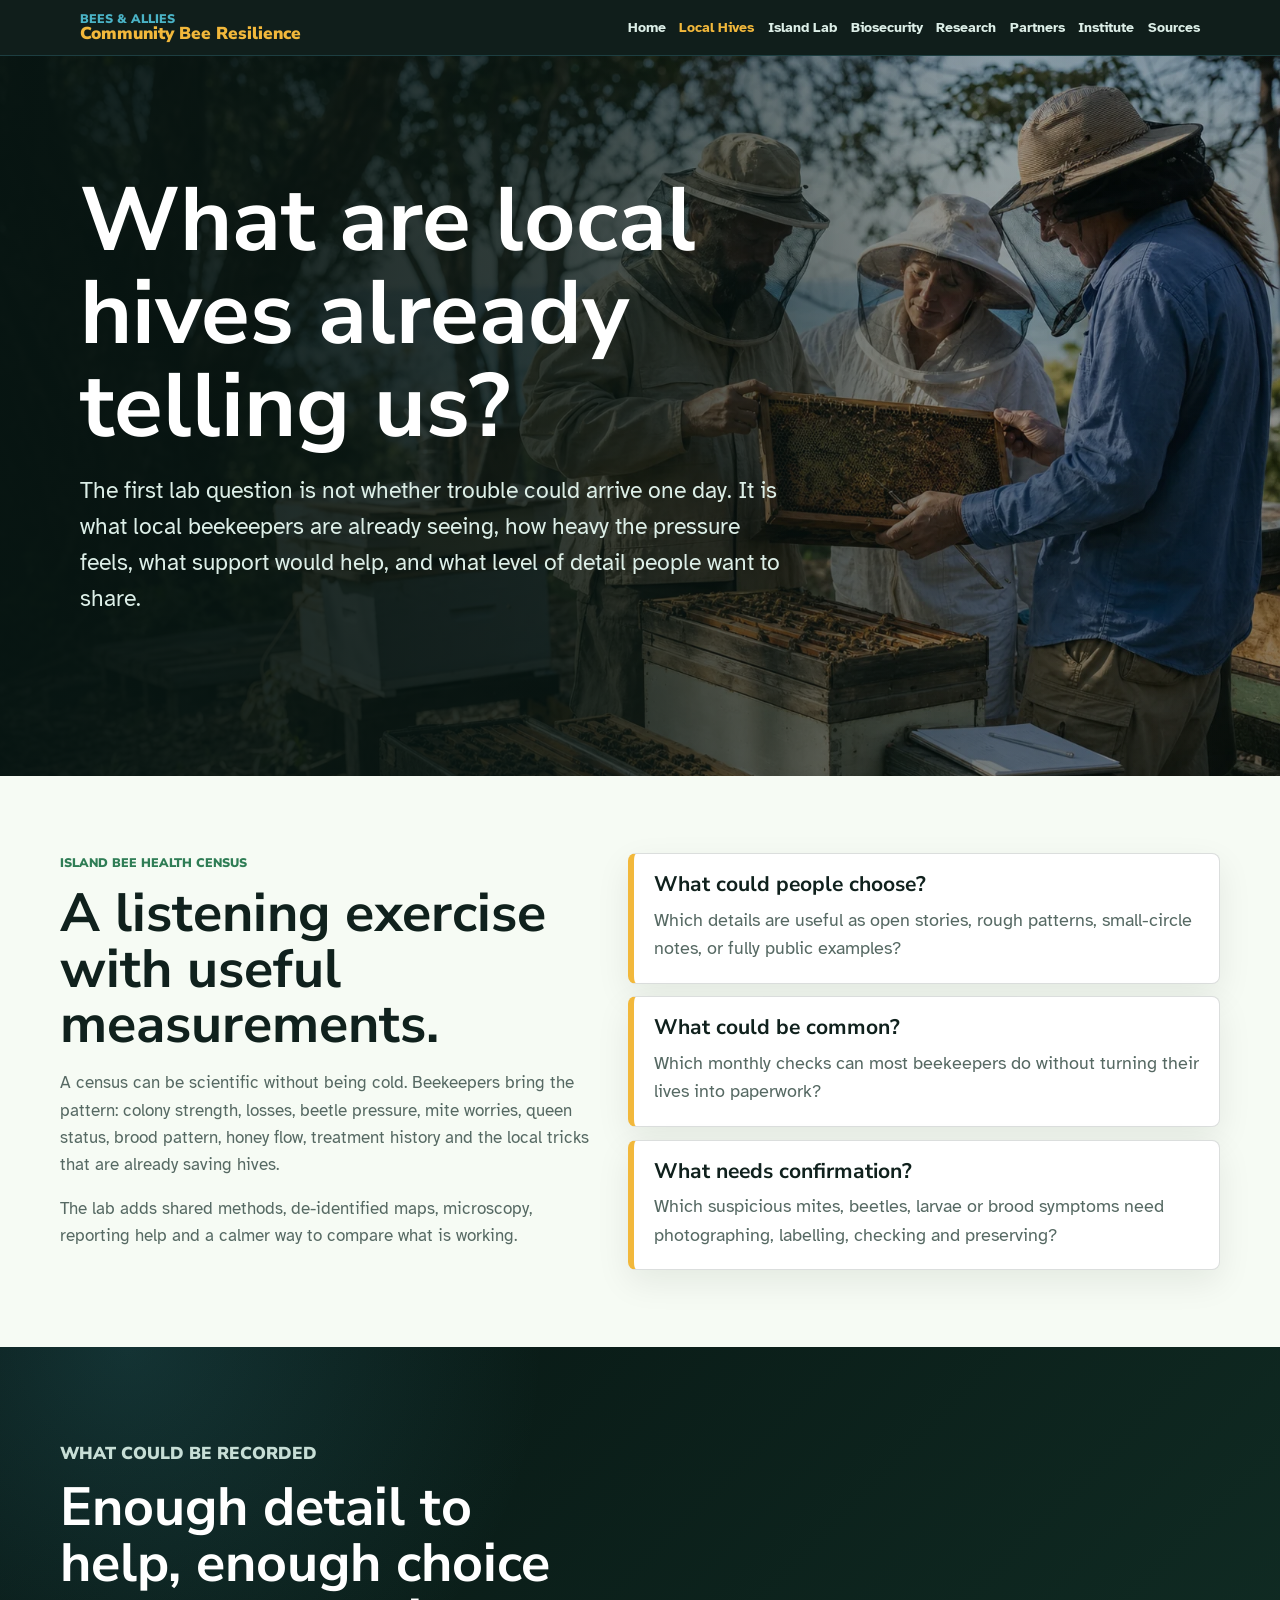
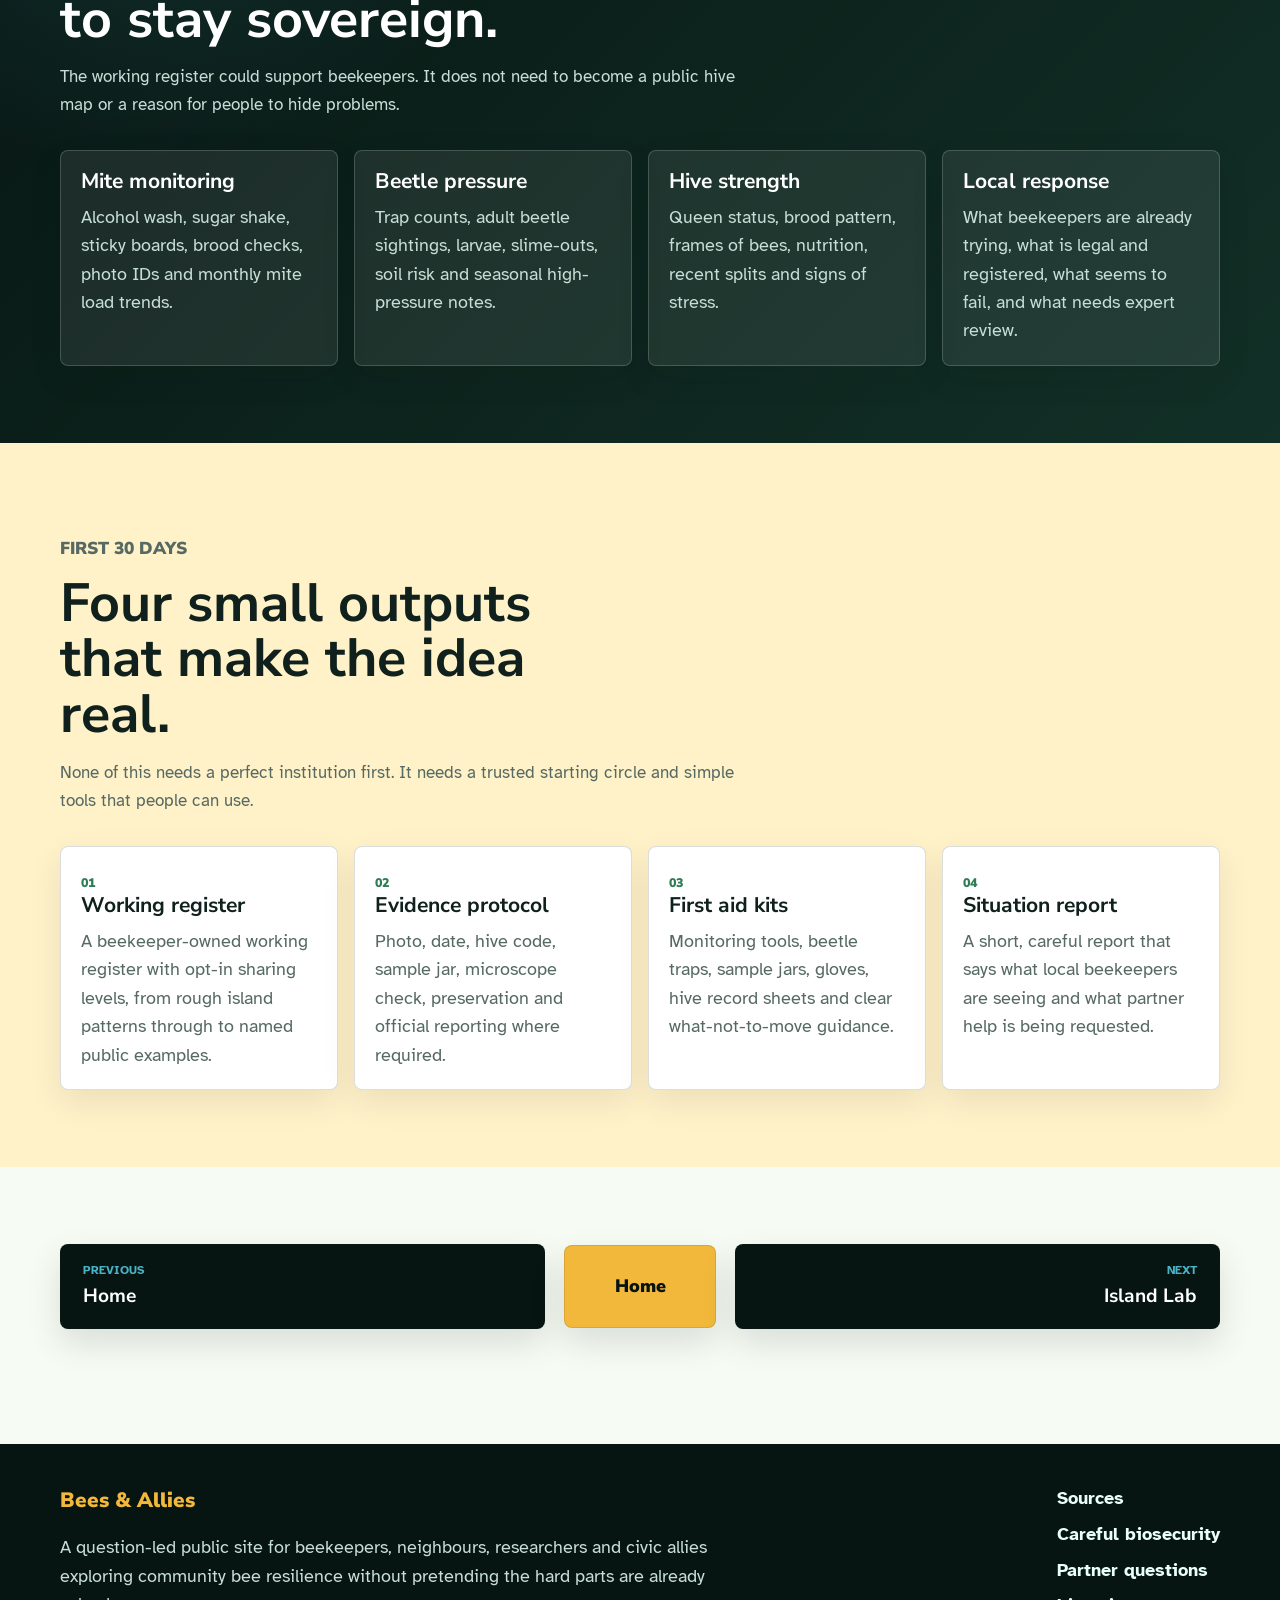
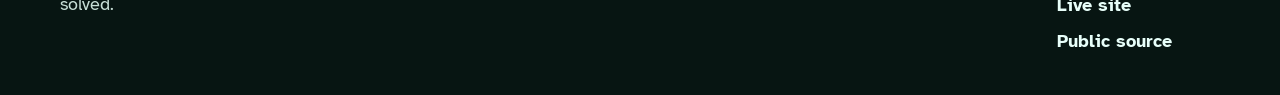
<file: local-hives.html>
<!doctype html>
<html lang="en-AU">
  <head>
    <meta charset="utf-8">
    <meta name="viewport" content="width=device-width, initial-scale=1">
    <meta name="description" content="Question-led local hive census page for the Bees & Allies Straddie bee resilience concept.">
    <meta property="og:title" content="Local Hives | Bees & Allies">
    <meta property="og:description" content="Start with what local beekeepers are already seeing, then let people choose how much detail to share.">
    <meta property="og:image" content="assets/img/heroes/local-hives-hero.webp">
    <title>Local Hives | Bees & Allies</title>
    <link rel="preconnect" href="https://fonts.googleapis.com">
    <link rel="preconnect" href="https://fonts.gstatic.com" crossorigin>
    <link href="https://fonts.googleapis.com/css2?family=Atkinson+Hyperlegible:wght@400;700&family=Nunito+Sans:wght@700;800;900&display=swap" rel="stylesheet">
    <link rel="stylesheet" href="assets/css/site.css?v=20260612a">
    <link rel="icon" href="assets/img/favicon.svg" type="image/svg+xml">
  </head>
  <body data-page="local">
    <header class="site-header" data-site-header></header>
    <main id="main">
      <section class="hero page-hero" aria-labelledby="hero-title">
        <img class="hero-media" src="assets/img/heroes/local-hives-hero.webp" alt="Local beekeepers comparing a hive frame in a shaded island apiary">
        <div class="hero-inner">
          <div class="hero-copy">
            <h1 id="hero-title">What are local hives already telling us?</h1>
            <p class="lede">The first lab question is not whether trouble could arrive one day. It is what local beekeepers are already seeing, how heavy the pressure feels, what support would help, and what level of detail people want to share.</p>
          </div>
        </div>
      </section>

      <section class="section" aria-labelledby="census-title">
        <div class="section-inner split">
          <div>
            <p class="eyebrow">Island Bee Health Census</p>
            <h2 id="census-title">A listening exercise with useful measurements.</h2>
            <p class="soft">A census can be scientific without being cold. Beekeepers bring the pattern: colony strength, losses, beetle pressure, mite worries, queen status, brood pattern, honey flow, treatment history and the local tricks that are already saving hives.</p>
            <p class="soft">The lab adds shared methods, de-identified maps, microscopy, reporting help and a calmer way to compare what is working.</p>
          </div>
          <div class="question-list">
          <article class="question-card"><h3>What could people choose?</h3><p>Which details are useful as open stories, rough patterns, small-circle notes, or fully public examples?</p></article>
          <article class="question-card"><h3>What could be common?</h3><p>Which monthly checks can most beekeepers do without turning their lives into paperwork?</p></article>
          <article class="question-card"><h3>What needs confirmation?</h3><p>Which suspicious mites, beetles, larvae or brood symptoms need photographing, labelling, checking and preserving?</p></article>
          </div>
        </div>
      </section>

      <section class="section dark" aria-labelledby="record-title">
        <div class="section-inner">
          <div class="section-head">
            <p class="eyebrow">What could be recorded</p>
            <h2 id="record-title">Enough detail to help, enough choice to stay sovereign.</h2>
          <p>The working register could support beekeepers. It does not need to become a public hive map or a reason for people to hide problems.</p>
          </div>
          <div class="grid four">
            <article class="card"><h3>Mite monitoring</h3><p>Alcohol wash, sugar shake, sticky boards, brood checks, photo IDs and monthly mite load trends.</p></article>
            <article class="card"><h3>Beetle pressure</h3><p>Trap counts, adult beetle sightings, larvae, slime-outs, soil risk and seasonal high-pressure notes.</p></article>
            <article class="card"><h3>Hive strength</h3><p>Queen status, brood pattern, frames of bees, nutrition, recent splits and signs of stress.</p></article>
            <article class="card"><h3>Local response</h3><p>What beekeepers are already trying, what is legal and registered, what seems to fail, and what needs expert review.</p></article>
          </div>
        </div>
      </section>

      <section class="section honey" aria-labelledby="thirty-title">
        <div class="section-inner">
          <div class="section-head">
            <p class="eyebrow">First 30 days</p>
            <h2 id="thirty-title">Four small outputs that make the idea real.</h2>
            <p>None of this needs a perfect institution first. It needs a trusted starting circle and simple tools that people can use.</p>
          </div>
          <div class="grid four">
            <article class="step-card"><span>01</span><h3>Working register</h3><p>A beekeeper-owned working register with opt-in sharing levels, from rough island patterns through to named public examples.</p></article>
            <article class="step-card"><span>02</span><h3>Evidence protocol</h3><p>Photo, date, hive code, sample jar, microscope check, preservation and official reporting where required.</p></article>
            <article class="step-card"><span>03</span><h3>First aid kits</h3><p>Monitoring tools, beetle traps, sample jars, gloves, hive record sheets and clear what-not-to-move guidance.</p></article>
            <article class="step-card"><span>04</span><h3>Situation report</h3><p>A short, careful report that says what local beekeepers are seeing and what partner help is being requested.</p></article>
          </div>
        </div>
      </section>

      <div class="sequence-wrap" data-sequence-nav></div>
    </main>
    <footer class="site-footer" data-site-footer></footer>
    <script src="assets/js/site.js?v=20260612a"></script>
  </body>
</html>
</file>
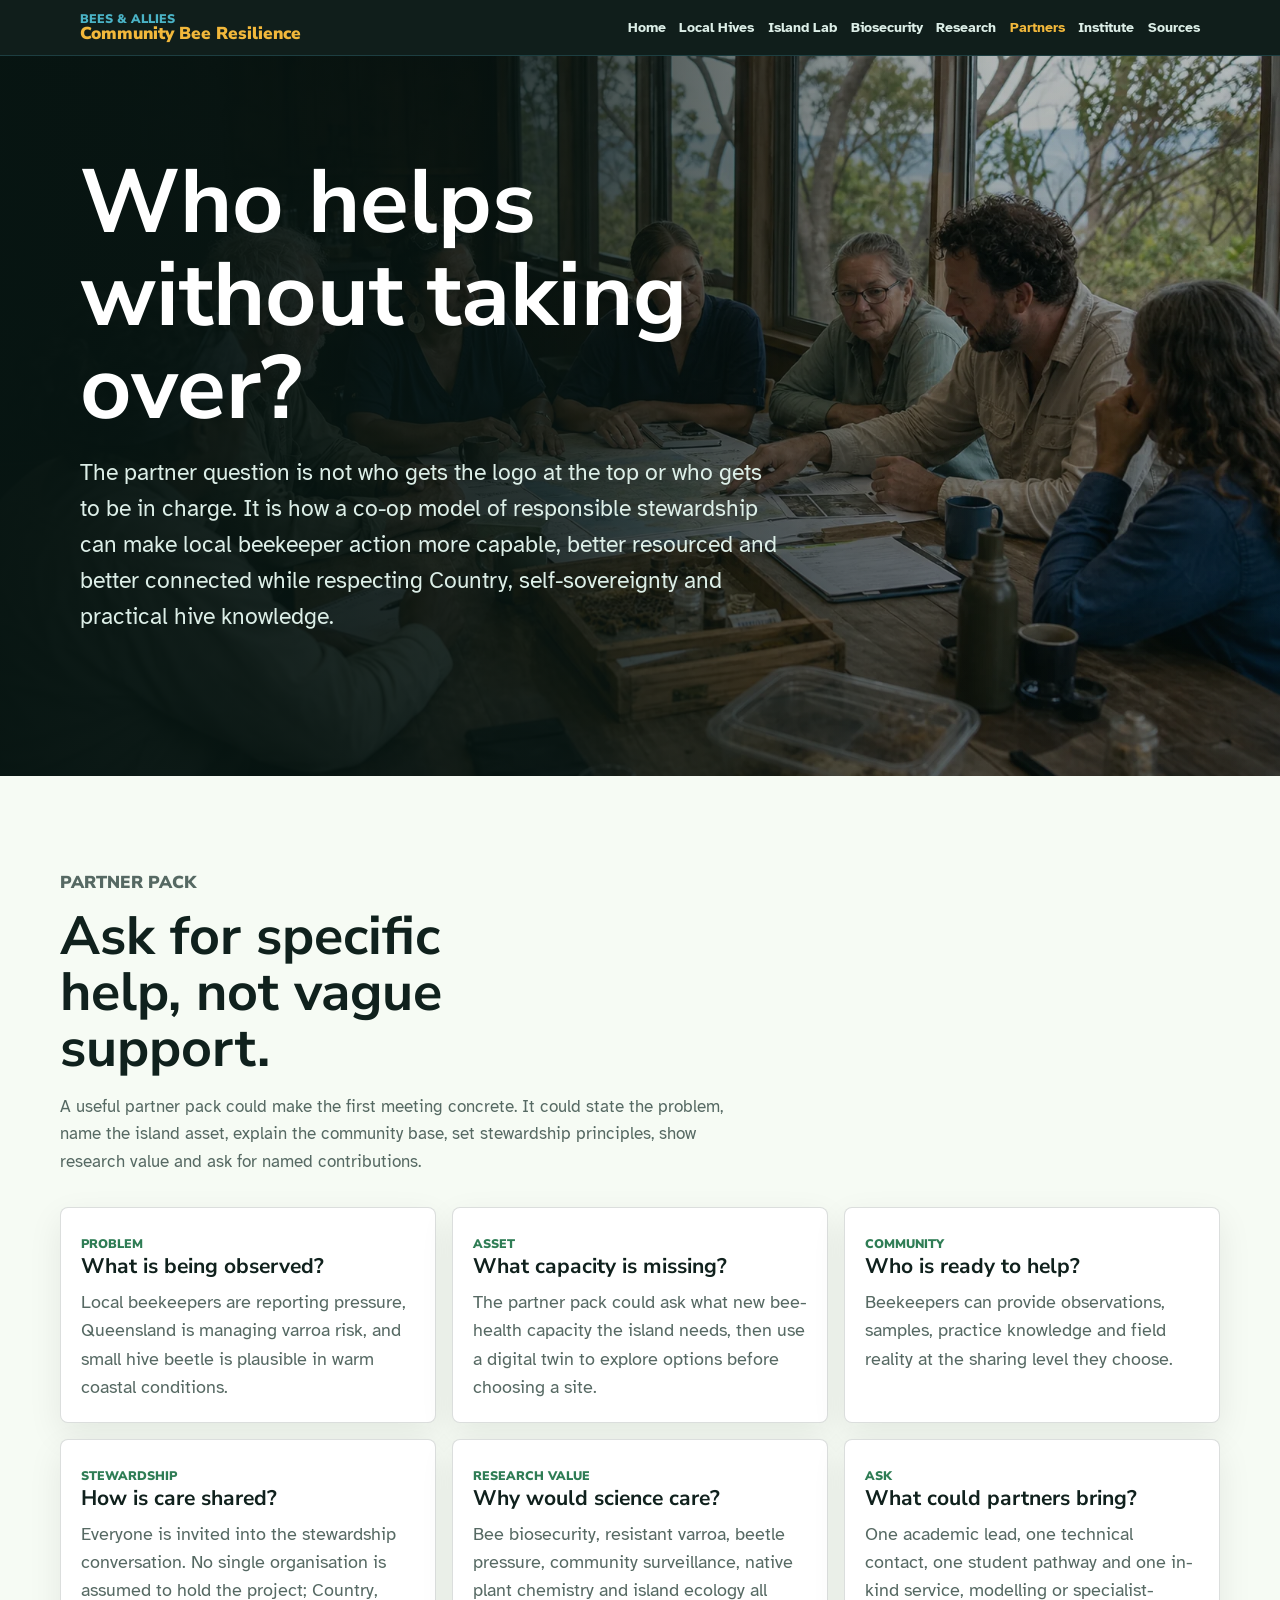
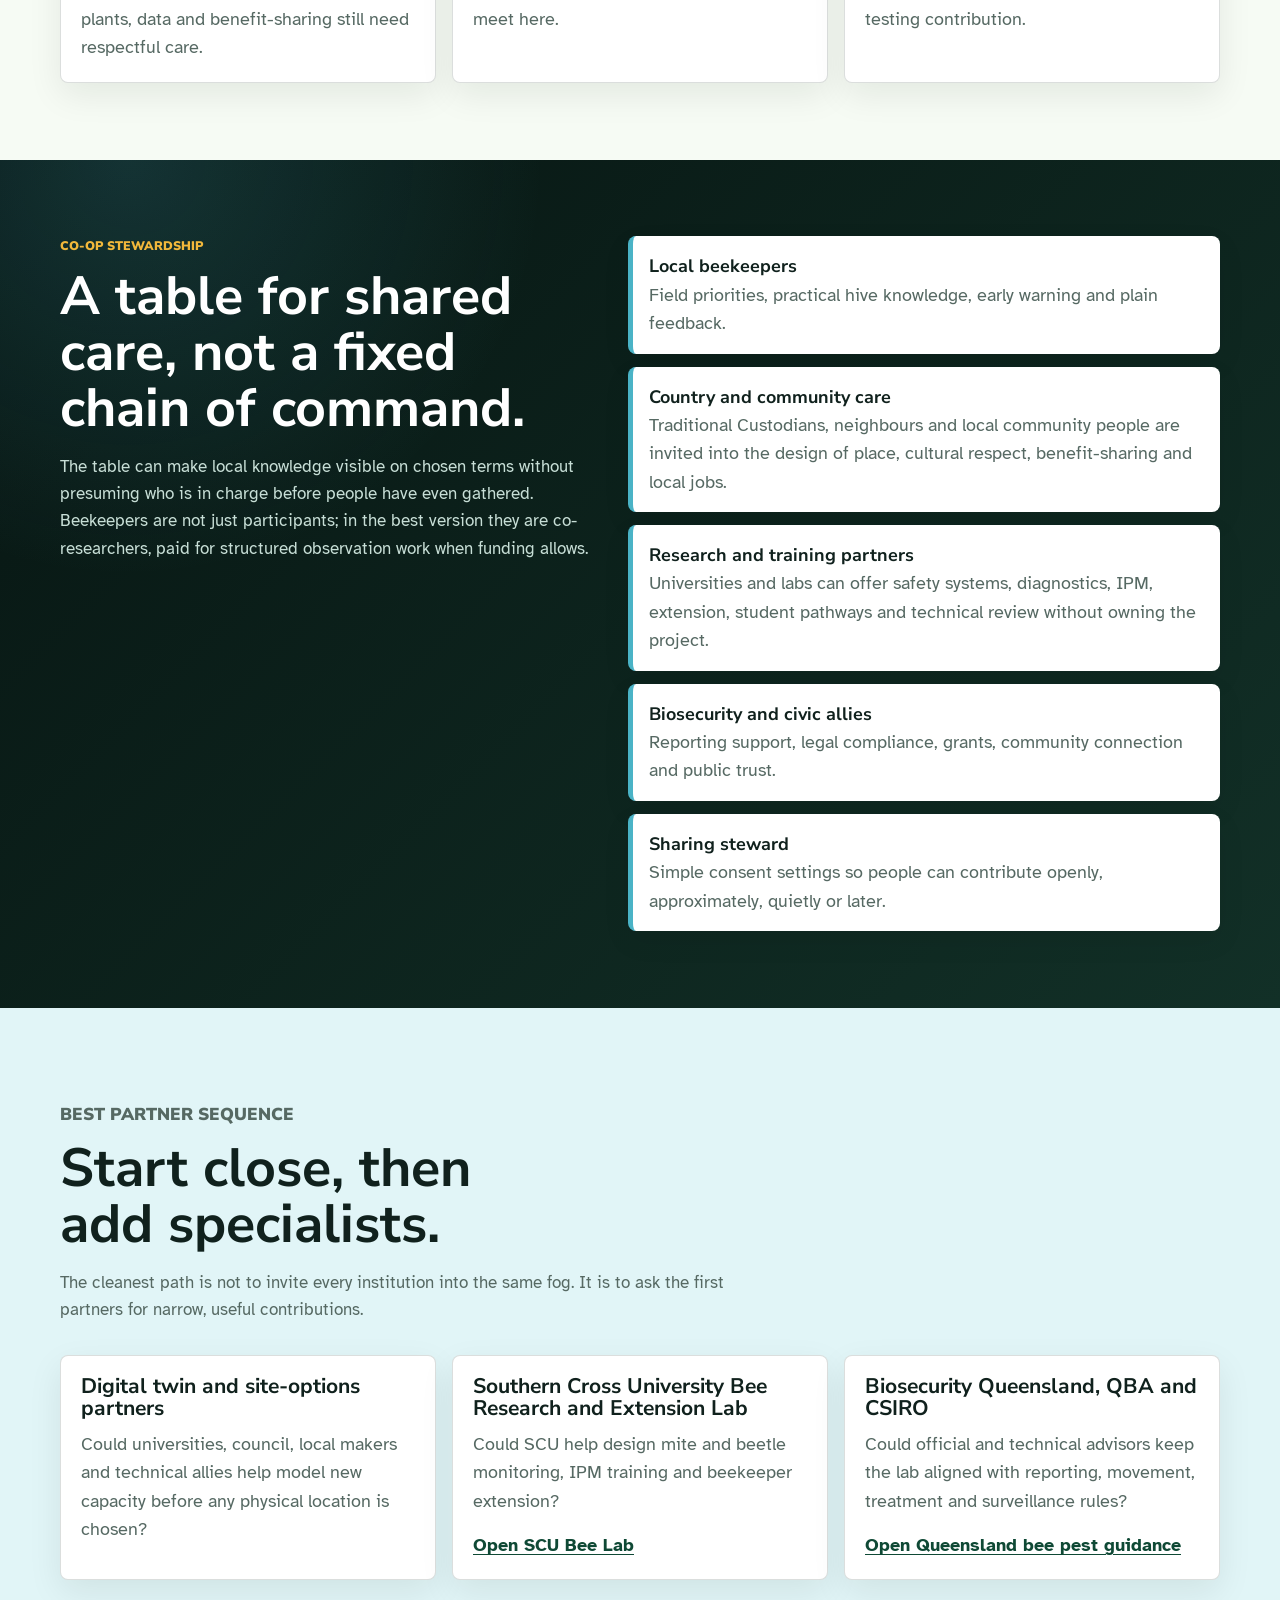
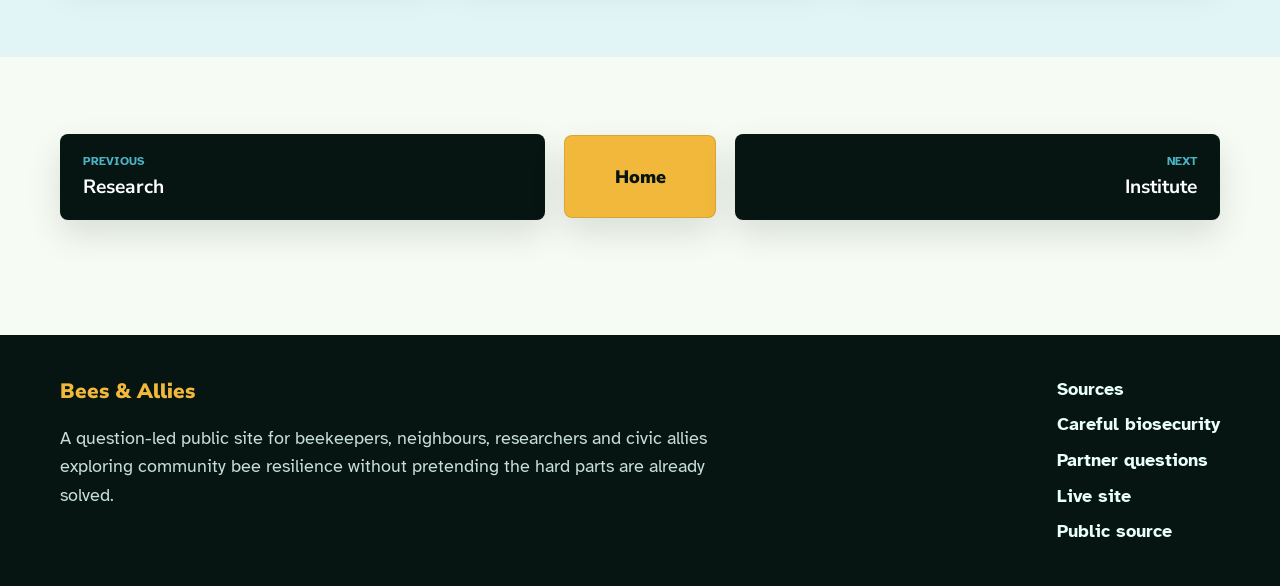
<file: partners.html>
<!doctype html>
<html lang="en-AU">
  <head>
    <meta charset="utf-8">
    <meta name="viewport" content="width=device-width, initial-scale=1">
    <meta name="description" content="Partner questions for a locally led, university-backed Straddie bee resilience lab.">
    <meta property="og:title" content="Partners | Bees & Allies">
    <meta property="og:description" content="Who helps without taking over, and what could a useful partner pack ask for?">
    <meta property="og:image" content="assets/img/heroes/partners-hero.webp">
    <title>Partners | Bees & Allies</title>
    <link rel="preconnect" href="https://fonts.googleapis.com">
    <link rel="preconnect" href="https://fonts.gstatic.com" crossorigin>
    <link href="https://fonts.googleapis.com/css2?family=Atkinson+Hyperlegible:wght@400;700&family=Nunito+Sans:wght@700;800;900&display=swap" rel="stylesheet">
    <link rel="stylesheet" href="assets/css/site.css?v=20260612a">
    <link rel="icon" href="assets/img/favicon.svg" type="image/svg+xml">
  </head>
  <body data-page="partners">
    <header class="site-header" data-site-header></header>
    <main id="main">
      <section class="hero page-hero" aria-labelledby="hero-title">
        <img class="hero-media" src="assets/img/heroes/partners-hero.webp" alt="Community members, beekeepers and researchers around a table with hive notes and samples">
        <div class="hero-inner">
          <div class="hero-copy">
            <h1 id="hero-title">Who helps without taking over?</h1>
            <p class="lede">The partner question is not who gets the logo at the top or who gets to be in charge. It is how a co-op model of responsible stewardship can make local beekeeper action more capable, better resourced and better connected while respecting Country, self-sovereignty and practical hive knowledge.</p>
          </div>
        </div>
      </section>

      <section class="section" id="working-question" aria-labelledby="pack-title">
        <div class="section-inner">
          <div class="section-head">
            <p class="eyebrow">Partner pack</p>
            <h2 id="pack-title">Ask for specific help, not vague support.</h2>
          <p>A useful partner pack could make the first meeting concrete. It could state the problem, name the island asset, explain the community base, set stewardship principles, show research value and ask for named contributions.</p>
          </div>
          <div class="grid three">
            <article class="step-card"><span>Problem</span><h3>What is being observed?</h3><p>Local beekeepers are reporting pressure, Queensland is managing varroa risk, and small hive beetle is plausible in warm coastal conditions.</p></article>
          <article class="step-card"><span>Asset</span><h3>What capacity is missing?</h3><p>The partner pack could ask what new bee-health capacity the island needs, then use a digital twin to explore options before choosing a site.</p></article>
            <article class="step-card"><span>Community</span><h3>Who is ready to help?</h3><p>Beekeepers can provide observations, samples, practice knowledge and field reality at the sharing level they choose.</p></article>
            <article class="step-card"><span>Stewardship</span><h3>How is care shared?</h3><p>Everyone is invited into the stewardship conversation. No single organisation is assumed to hold the project; Country, plants, data and benefit-sharing still need respectful care.</p></article>
            <article class="step-card"><span>Research value</span><h3>Why would science care?</h3><p>Bee biosecurity, resistant varroa, beetle pressure, community surveillance, native plant chemistry and island ecology all meet here.</p></article>
          <article class="step-card"><span>Ask</span><h3>What could partners bring?</h3><p>One academic lead, one technical contact, one student pathway and one in-kind service, modelling or specialist-testing contribution.</p></article>
          </div>
        </div>
      </section>

      <section class="section dark" aria-labelledby="table-title">
        <div class="section-inner split">
          <div>
            <p class="eyebrow">Co-op stewardship</p>
            <h2 id="table-title">A table for shared care, not a fixed chain of command.</h2>
          <p class="soft">The table can make local knowledge visible on chosen terms without presuming who is in charge before people have even gathered. Beekeepers are not just participants; in the best version they are co-researchers, paid for structured observation work when funding allows.</p>
          </div>
          <div class="fact-list">
            <div class="fact-row"><strong>Local beekeepers</strong><span>Field priorities, practical hive knowledge, early warning and plain feedback.</span></div>
            <div class="fact-row"><strong>Country and community care</strong><span>Traditional Custodians, neighbours and local community people are invited into the design of place, cultural respect, benefit-sharing and local jobs.</span></div>
            <div class="fact-row"><strong>Research and training partners</strong><span>Universities and labs can offer safety systems, diagnostics, IPM, extension, student pathways and technical review without owning the project.</span></div>
            <div class="fact-row"><strong>Biosecurity and civic allies</strong><span>Reporting support, legal compliance, grants, community connection and public trust.</span></div>
            <div class="fact-row"><strong>Sharing steward</strong><span>Simple consent settings so people can contribute openly, approximately, quietly or later.</span></div>
          </div>
        </div>
      </section>

      <section class="section blue" aria-labelledby="sequence-title">
        <div class="section-inner">
          <div class="section-head">
            <p class="eyebrow">Best partner sequence</p>
            <h2 id="sequence-title">Start close, then add specialists.</h2>
            <p>The cleanest path is not to invite every institution into the same fog. It is to ask the first partners for narrow, useful contributions.</p>
          </div>
          <div class="grid three">
            <article class="source-card"><h3>Digital twin and site-options partners</h3><p>Could universities, council, local makers and technical allies help model new capacity before any physical location is chosen?</p></article>
            <article class="source-card"><h3>Southern Cross University Bee Research and Extension Lab</h3><p>Could SCU help design mite and beetle monitoring, IPM training and beekeeper extension?</p><p><a href="https://www.scu.edu.au/research/bee-research-and-extension-lab/" target="_blank" rel="noopener noreferrer">Open SCU Bee Lab</a></p></article>
            <article class="source-card"><h3>Biosecurity Queensland, QBA and CSIRO</h3><p>Could official and technical advisors keep the lab aligned with reporting, movement, treatment and surveillance rules?</p><p><a href="https://www.business.qld.gov.au/industries/farms-fishing-forestry/agriculture/animal/industries/bees/pests-diseases" target="_blank" rel="noopener noreferrer">Open Queensland bee pest guidance</a></p></article>
          </div>
        </div>
      </section>

      <div class="sequence-wrap" data-sequence-nav></div>
    </main>
    <footer class="site-footer" data-site-footer></footer>
    <script src="assets/js/site.js?v=20260612a"></script>
  </body>
</html>
</file>
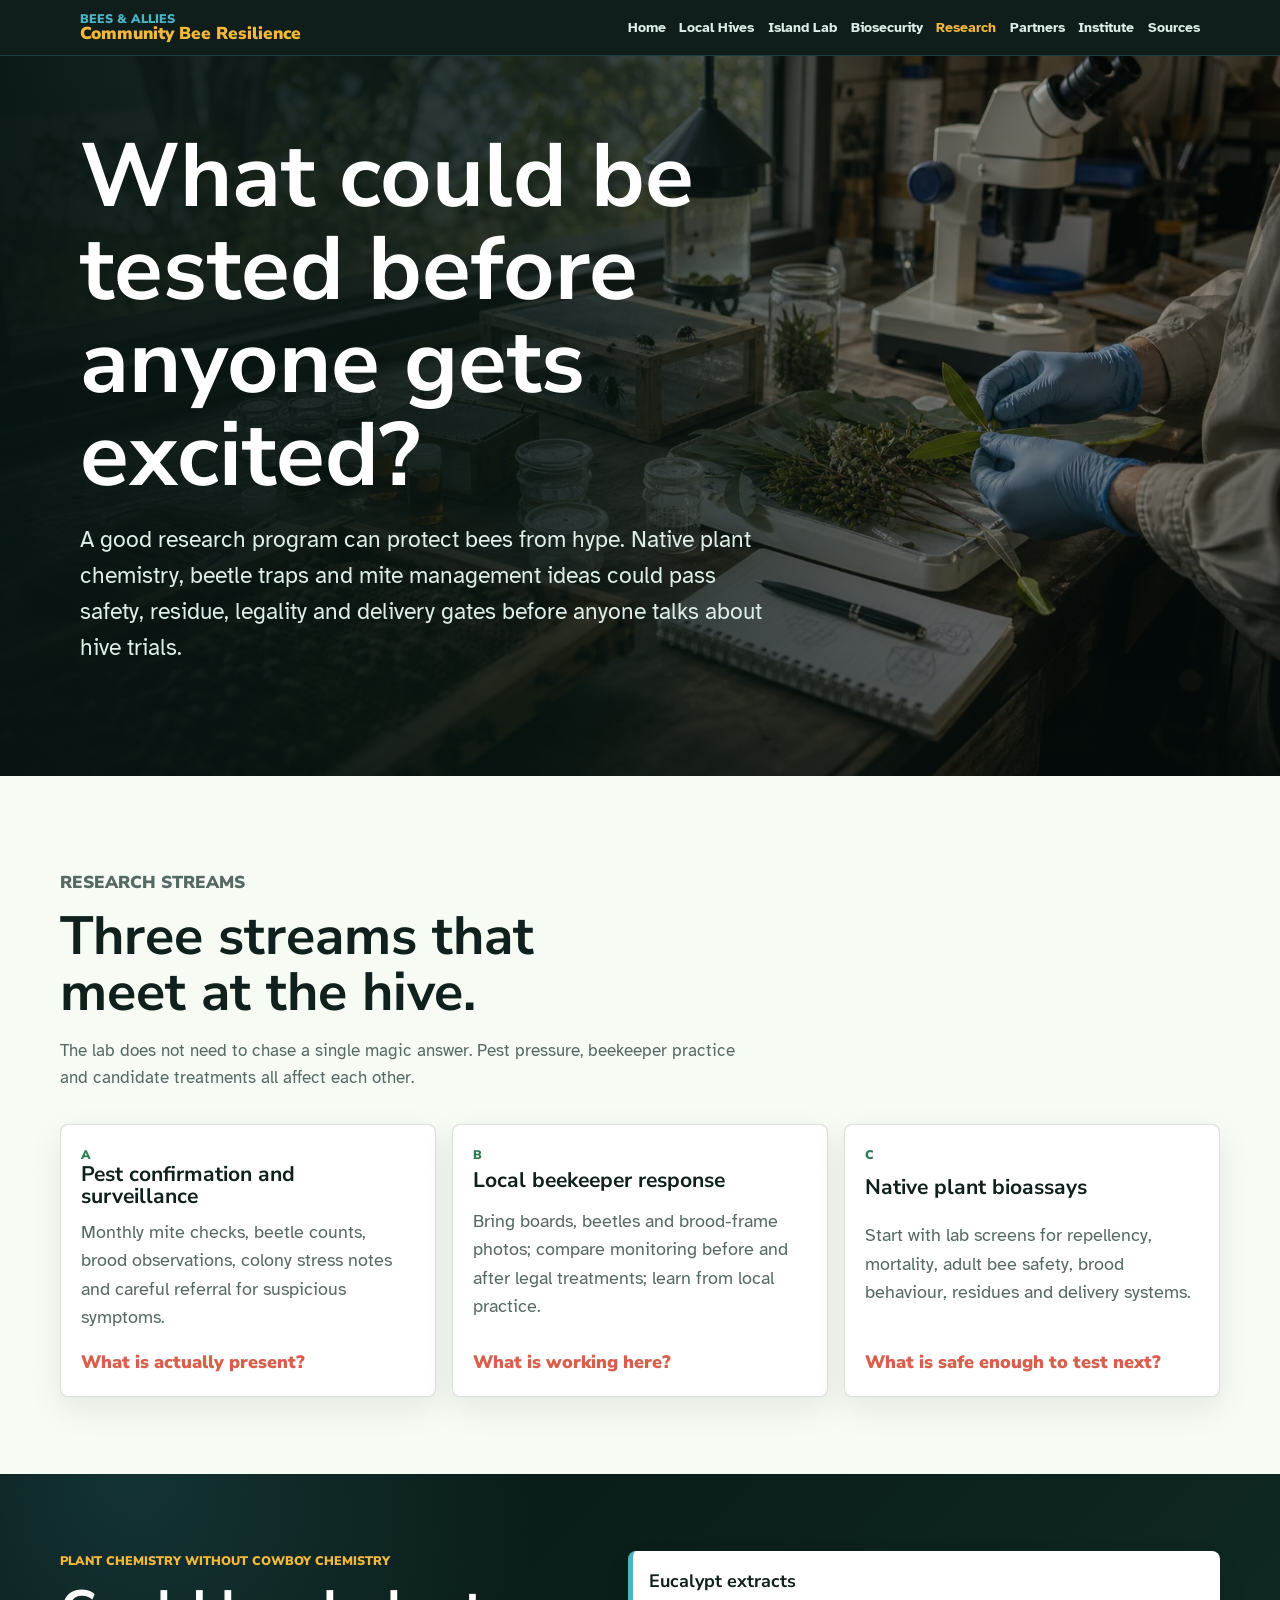
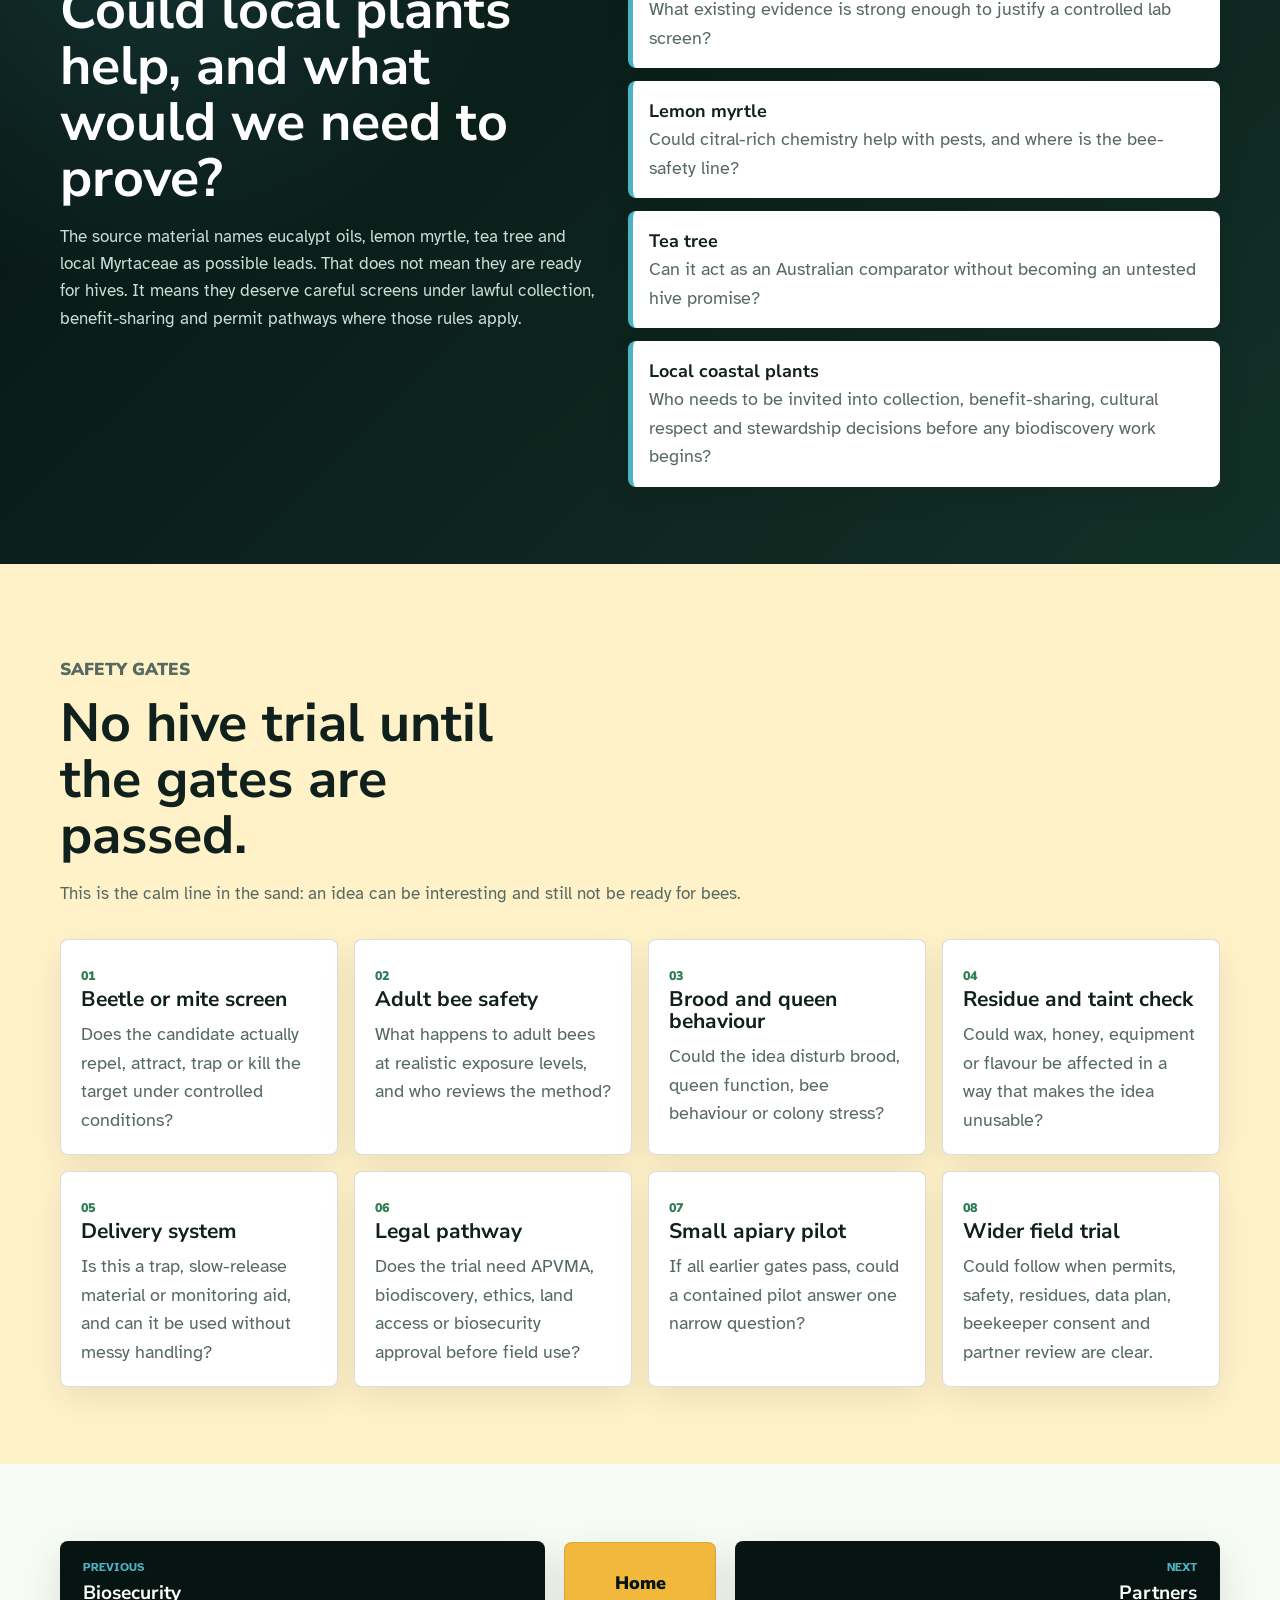
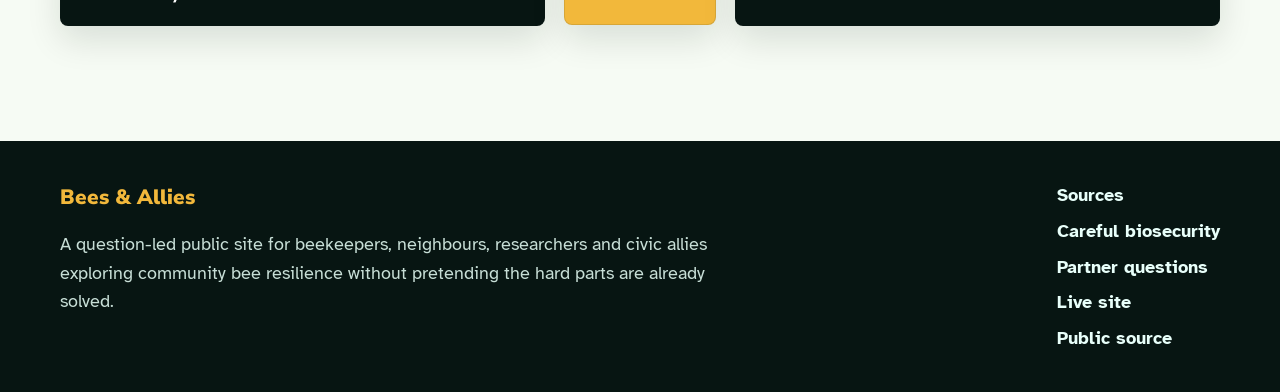
<file: research.html>
<!doctype html>
<html lang="en-AU">
  <head>
    <meta charset="utf-8">
    <meta name="viewport" content="width=device-width, initial-scale=1">
    <meta name="description" content="Research questions for pest confirmation, beekeeper response and native plant bioassays in the Bees & Allies concept.">
    <meta property="og:title" content="Research | Bees & Allies">
    <meta property="og:description" content="What could be tested before anyone gets excited about treatments, traps or field trials?">
    <meta property="og:image" content="assets/img/heroes/research-hero.webp">
    <title>Research | Bees & Allies</title>
    <link rel="preconnect" href="https://fonts.googleapis.com">
    <link rel="preconnect" href="https://fonts.gstatic.com" crossorigin>
    <link href="https://fonts.googleapis.com/css2?family=Atkinson+Hyperlegible:wght@400;700&family=Nunito+Sans:wght@700;800;900&display=swap" rel="stylesheet">
    <link rel="stylesheet" href="assets/css/site.css?v=20260612a">
    <link rel="icon" href="assets/img/favicon.svg" type="image/svg+xml">
  </head>
  <body data-page="research">
    <header class="site-header" data-site-header></header>
    <main id="main">
      <section class="hero page-hero" aria-labelledby="hero-title">
        <img class="hero-media" src="assets/img/heroes/research-hero.webp" alt="A bee research workbench with plant samples, microscope, jars and hive frame context">
        <div class="hero-inner">
          <div class="hero-copy">
          <h1 id="hero-title">What could be tested before anyone gets excited?</h1>
          <p class="lede">A good research program can protect bees from hype. Native plant chemistry, beetle traps and mite management ideas could pass safety, residue, legality and delivery gates before anyone talks about hive trials.</p>
          </div>
        </div>
      </section>

      <section class="section" aria-labelledby="streams-title">
        <div class="section-inner">
          <div class="section-head">
            <p class="eyebrow">Research streams</p>
            <h2 id="streams-title">Three streams that meet at the hive.</h2>
          <p>The lab does not need to chase a single magic answer. Pest pressure, beekeeper practice and candidate treatments all affect each other.</p>
          </div>
          <div class="grid three">
            <article class="route-card"><span>A</span><h3>Pest confirmation and surveillance</h3><p>Monthly mite checks, beetle counts, brood observations, colony stress notes and careful referral for suspicious symptoms.</p><strong>What is actually present?</strong></article>
            <article class="route-card"><span>B</span><h3>Local beekeeper response</h3><p>Bring boards, beetles and brood-frame photos; compare monitoring before and after legal treatments; learn from local practice.</p><strong>What is working here?</strong></article>
            <article class="route-card"><span>C</span><h3>Native plant bioassays</h3><p>Start with lab screens for repellency, mortality, adult bee safety, brood behaviour, residues and delivery systems.</p><strong>What is safe enough to test next?</strong></article>
          </div>
        </div>
      </section>

      <section class="section dark" aria-labelledby="plant-title">
        <div class="section-inner split">
          <div>
            <p class="eyebrow">Plant chemistry without cowboy chemistry</p>
            <h2 id="plant-title">Could local plants help, and what would we need to prove?</h2>
            <p class="soft">The source material names eucalypt oils, lemon myrtle, tea tree and local Myrtaceae as possible leads. That does not mean they are ready for hives. It means they deserve careful screens under lawful collection, benefit-sharing and permit pathways where those rules apply.</p>
          </div>
          <div class="fact-list">
            <div class="fact-row"><strong>Eucalypt extracts</strong><span>What existing evidence is strong enough to justify a controlled lab screen?</span></div>
            <div class="fact-row"><strong>Lemon myrtle</strong><span>Could citral-rich chemistry help with pests, and where is the bee-safety line?</span></div>
            <div class="fact-row"><strong>Tea tree</strong><span>Can it act as an Australian comparator without becoming an untested hive promise?</span></div>
            <div class="fact-row"><strong>Local coastal plants</strong><span>Who needs to be invited into collection, benefit-sharing, cultural respect and stewardship decisions before any biodiscovery work begins?</span></div>
          </div>
        </div>
      </section>

      <section class="section honey" aria-labelledby="gates-title">
        <div class="section-inner">
          <div class="section-head">
            <p class="eyebrow">Safety gates</p>
            <h2 id="gates-title">No hive trial until the gates are passed.</h2>
            <p>This is the calm line in the sand: an idea can be interesting and still not be ready for bees.</p>
          </div>
          <div class="grid four">
            <article class="step-card"><span>01</span><h3>Beetle or mite screen</h3><p>Does the candidate actually repel, attract, trap or kill the target under controlled conditions?</p></article>
            <article class="step-card"><span>02</span><h3>Adult bee safety</h3><p>What happens to adult bees at realistic exposure levels, and who reviews the method?</p></article>
            <article class="step-card"><span>03</span><h3>Brood and queen behaviour</h3><p>Could the idea disturb brood, queen function, bee behaviour or colony stress?</p></article>
            <article class="step-card"><span>04</span><h3>Residue and taint check</h3><p>Could wax, honey, equipment or flavour be affected in a way that makes the idea unusable?</p></article>
            <article class="step-card"><span>05</span><h3>Delivery system</h3><p>Is this a trap, slow-release material or monitoring aid, and can it be used without messy handling?</p></article>
            <article class="step-card"><span>06</span><h3>Legal pathway</h3><p>Does the trial need APVMA, biodiscovery, ethics, land access or biosecurity approval before field use?</p></article>
            <article class="step-card"><span>07</span><h3>Small apiary pilot</h3><p>If all earlier gates pass, could a contained pilot answer one narrow question?</p></article>
          <article class="step-card"><span>08</span><h3>Wider field trial</h3><p>Could follow when permits, safety, residues, data plan, beekeeper consent and partner review are clear.</p></article>
          </div>
        </div>
      </section>

      <div class="sequence-wrap" data-sequence-nav></div>
    </main>
    <footer class="site-footer" data-site-footer></footer>
    <script src="assets/js/site.js?v=20260612a"></script>
  </body>
</html>
</file>
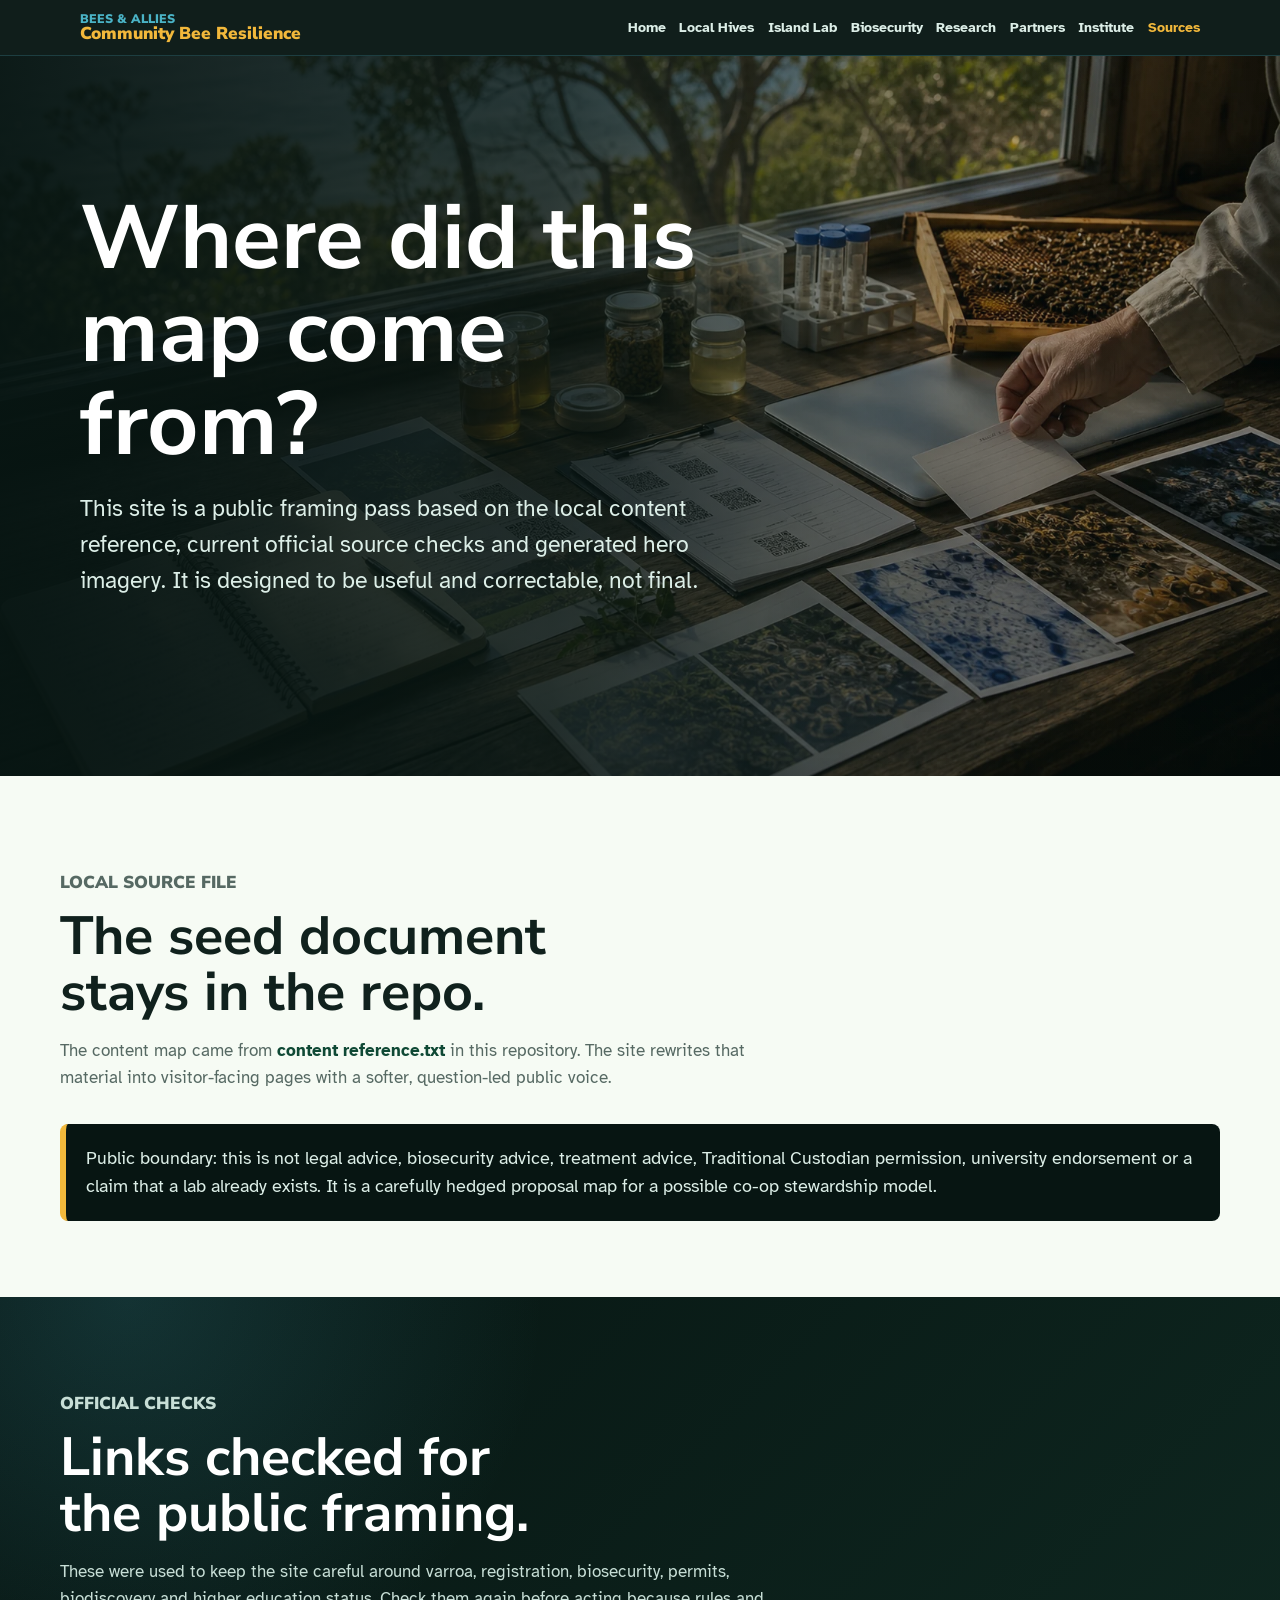
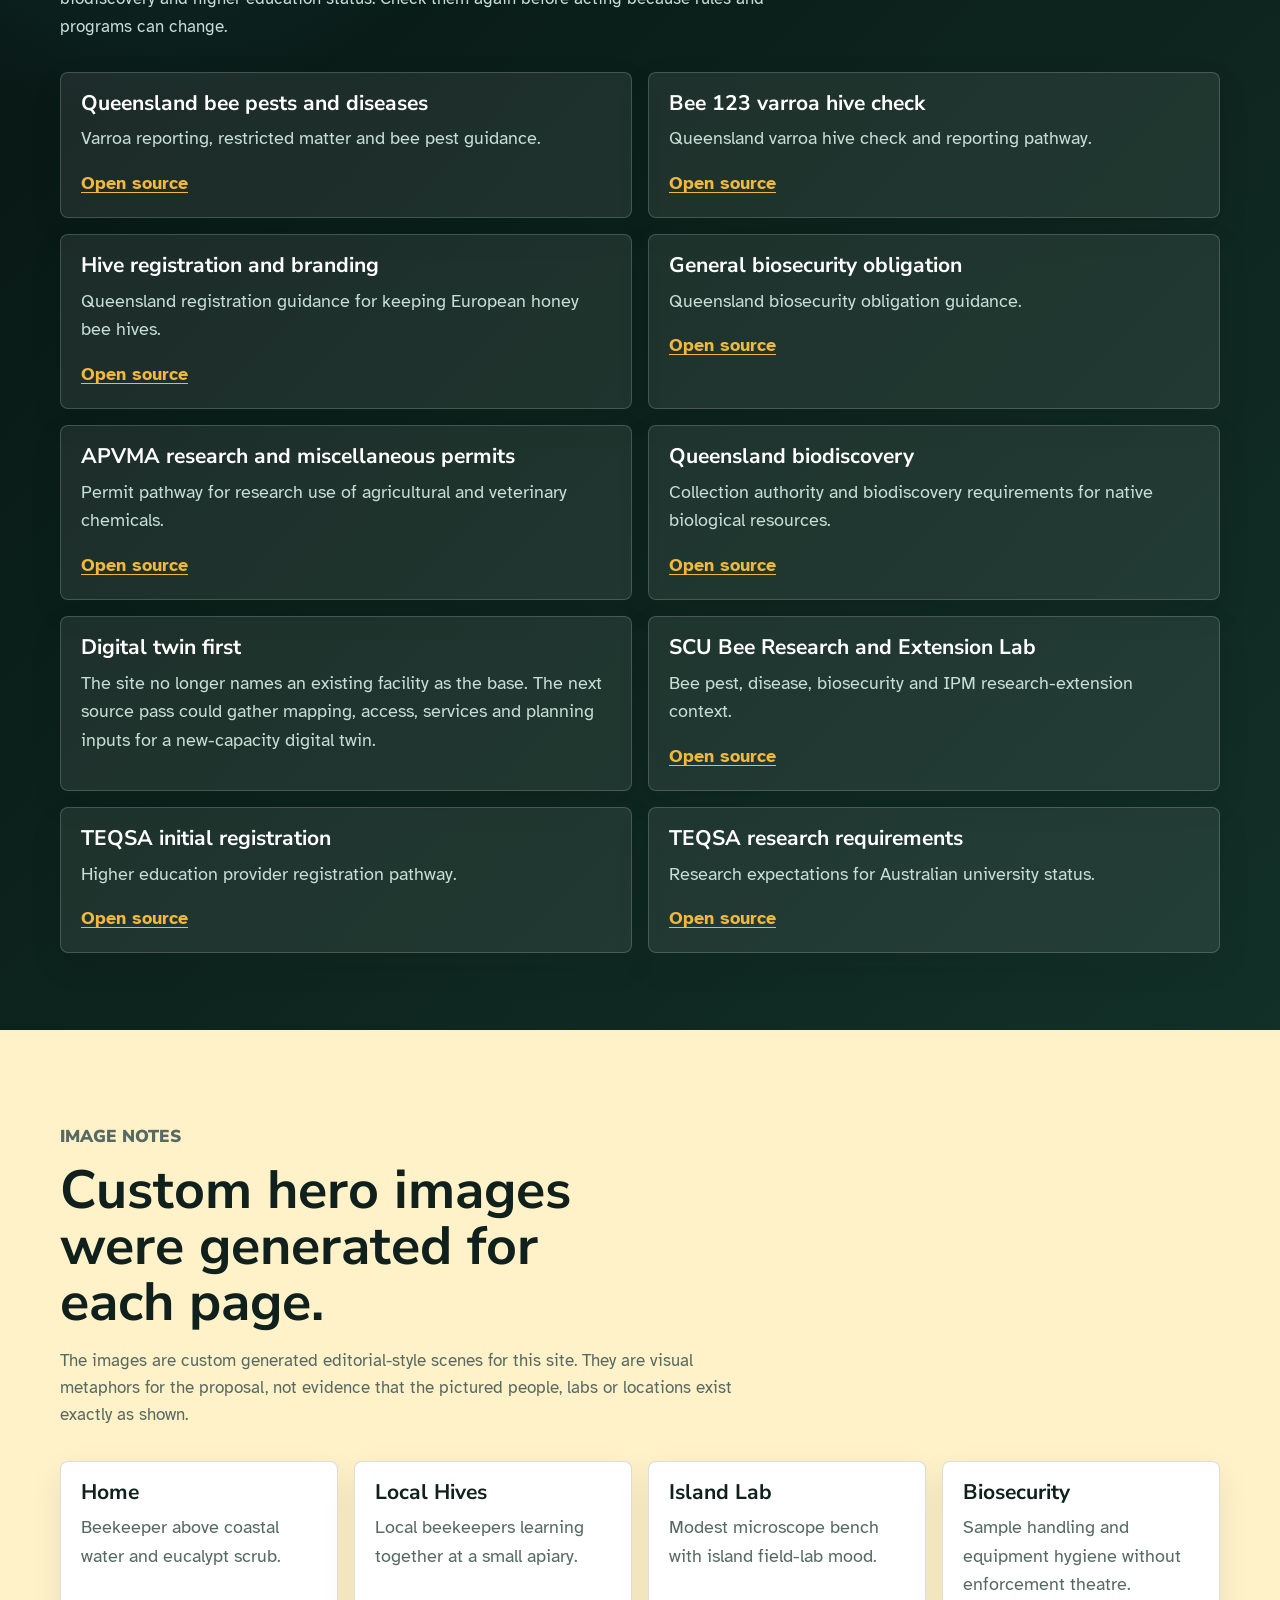
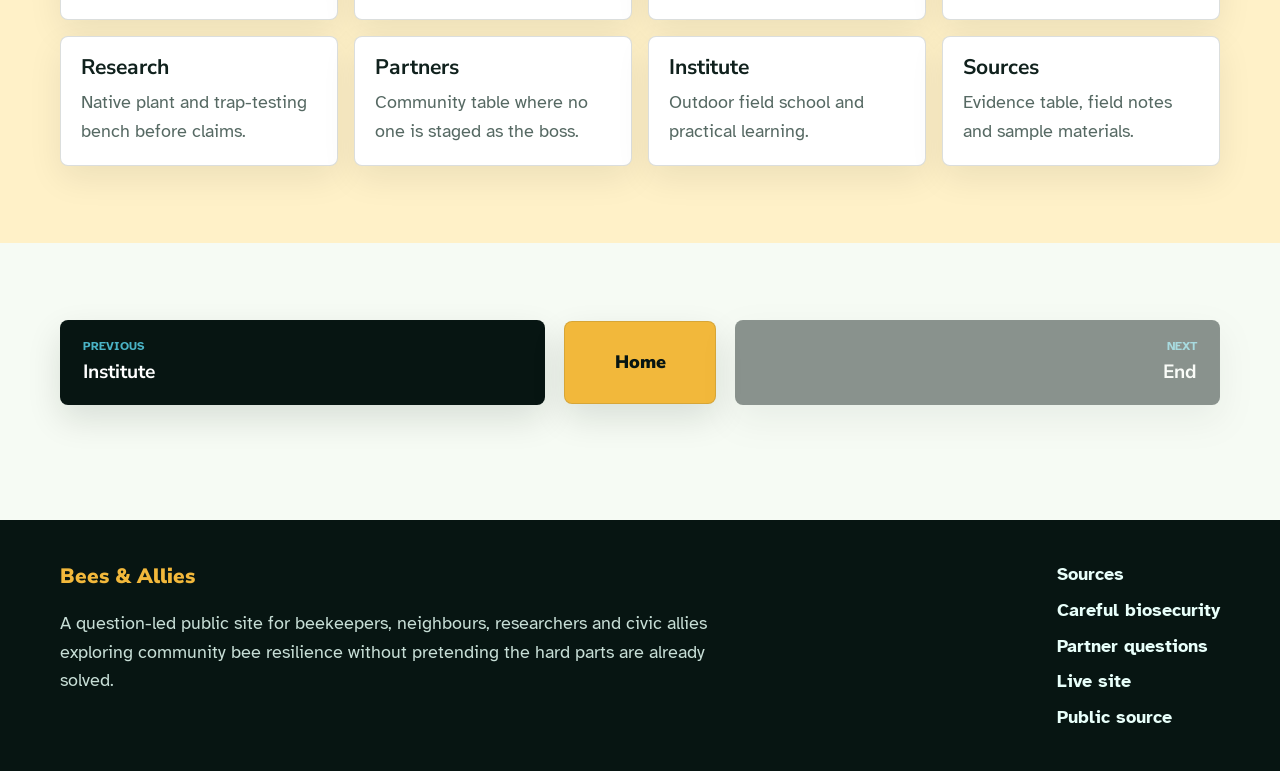
<file: sources.html>
<!doctype html>
<html lang="en-AU">
  <head>
    <meta charset="utf-8">
    <meta name="viewport" content="width=device-width, initial-scale=1">
    <meta name="description" content="Sources, official checks and image notes for the Bees & Allies public concept site.">
    <meta property="og:title" content="Sources | Bees & Allies">
    <meta property="og:description" content="The source notes and official links behind the Bees & Allies public concept.">
    <meta property="og:image" content="assets/img/heroes/sources-hero.webp">
    <title>Sources | Bees & Allies</title>
    <link rel="preconnect" href="https://fonts.googleapis.com">
    <link rel="preconnect" href="https://fonts.gstatic.com" crossorigin>
    <link href="https://fonts.googleapis.com/css2?family=Atkinson+Hyperlegible:wght@400;700&family=Nunito+Sans:wght@700;800;900&display=swap" rel="stylesheet">
    <link rel="stylesheet" href="assets/css/site.css?v=20260612a">
    <link rel="icon" href="assets/img/favicon.svg" type="image/svg+xml">
  </head>
  <body data-page="sources">
    <header class="site-header" data-site-header></header>
    <main id="main">
      <section class="hero page-hero" aria-labelledby="hero-title">
        <img class="hero-media" src="assets/img/heroes/sources-hero.webp" alt="A table of bee resilience source notes, sample jars, hive frame photos and a field notebook">
        <div class="hero-inner">
          <div class="hero-copy">
            <h1 id="hero-title">Where did this map come from?</h1>
            <p class="lede">This site is a public framing pass based on the local content reference, current official source checks and generated hero imagery. It is designed to be useful and correctable, not final.</p>
          </div>
        </div>
      </section>

      <section class="section" aria-labelledby="local-title">
        <div class="section-inner">
          <div class="section-head">
            <p class="eyebrow">Local source file</p>
            <h2 id="local-title">The seed document stays in the repo.</h2>
            <p>The content map came from <span class="inline-link">content reference.txt</span> in this repository. The site rewrites that material into visitor-facing pages with a softer, question-led public voice.</p>
          </div>
          <div class="callout">
            <p>Public boundary: this is not legal advice, biosecurity advice, treatment advice, Traditional Custodian permission, university endorsement or a claim that a lab already exists. It is a carefully hedged proposal map for a possible co-op stewardship model.</p>
          </div>
        </div>
      </section>

      <section class="section dark" aria-labelledby="official-title">
        <div class="section-inner">
          <div class="section-head">
            <p class="eyebrow">Official checks</p>
            <h2 id="official-title">Links checked for the public framing.</h2>
            <p>These were used to keep the site careful around varroa, registration, biosecurity, permits, biodiscovery and higher education status. Check them again before acting because rules and programs can change.</p>
          </div>
          <div class="grid two">
            <article class="source-card"><h3>Queensland bee pests and diseases</h3><p>Varroa reporting, restricted matter and bee pest guidance.</p><p><a href="https://www.business.qld.gov.au/industries/farms-fishing-forestry/agriculture/animal/industries/bees/pests-diseases" target="_blank" rel="noopener noreferrer">Open source</a></p></article>
            <article class="source-card"><h3>Bee 123 varroa hive check</h3><p>Queensland varroa hive check and reporting pathway.</p><p><a href="https://www.business.qld.gov.au/industries/farms-fishing-forestry/agriculture/animal/industries/bees/varroa-mite/report-hive-check" target="_blank" rel="noopener noreferrer">Open source</a></p></article>
            <article class="source-card"><h3>Hive registration and branding</h3><p>Queensland registration guidance for keeping European honey bee hives.</p><p><a href="https://www.business.qld.gov.au/industries/farms-fishing-forestry/agriculture/animal/industries/bees/register" target="_blank" rel="noopener noreferrer">Open source</a></p></article>
            <article class="source-card"><h3>General biosecurity obligation</h3><p>Queensland biosecurity obligation guidance.</p><p><a href="https://www.dpi.qld.gov.au/business-priorities/biosecurity/policy-legislation-regulation/biosecurity-act-2014/general-biosecurity-obligation" target="_blank" rel="noopener noreferrer">Open source</a></p></article>
            <article class="source-card"><h3>APVMA research and miscellaneous permits</h3><p>Permit pathway for research use of agricultural and veterinary chemicals.</p><p><a href="https://www.apvma.gov.au/registrations-and-permits/permits/before-you-apply-permit/types-permits/export-research-and-miscellaneous-permits" target="_blank" rel="noopener noreferrer">Open source</a></p></article>
            <article class="source-card"><h3>Queensland biodiscovery</h3><p>Collection authority and biodiscovery requirements for native biological resources.</p><p><a href="https://environment.qld.gov.au/licences-permits/plants-animals/biodiscovery" target="_blank" rel="noopener noreferrer">Open source</a></p></article>
          <article class="source-card"><h3>Digital twin first</h3><p>The site no longer names an existing facility as the base. The next source pass could gather mapping, access, services and planning inputs for a new-capacity digital twin.</p></article>
            <article class="source-card"><h3>SCU Bee Research and Extension Lab</h3><p>Bee pest, disease, biosecurity and IPM research-extension context.</p><p><a href="https://www.scu.edu.au/research/bee-research-and-extension-lab/" target="_blank" rel="noopener noreferrer">Open source</a></p></article>
            <article class="source-card"><h3>TEQSA initial registration</h3><p>Higher education provider registration pathway.</p><p><a href="https://www.teqsa.gov.au/guides-resources/resources/application-guide-initial-registration-new-higher-education-provider" target="_blank" rel="noopener noreferrer">Open source</a></p></article>
            <article class="source-card"><h3>TEQSA research requirements</h3><p>Research expectations for Australian university status.</p><p><a href="https://www.teqsa.gov.au/guides-resources/resources/guidance-notes/guidance-note-research-requirements-australian-universities" target="_blank" rel="noopener noreferrer">Open source</a></p></article>
          </div>
        </div>
      </section>

      <section class="section honey" aria-labelledby="image-title">
        <div class="section-inner">
          <div class="section-head">
            <p class="eyebrow">Image notes</p>
            <h2 id="image-title">Custom hero images were generated for each page.</h2>
            <p>The images are custom generated editorial-style scenes for this site. They are visual metaphors for the proposal, not evidence that the pictured people, labs or locations exist exactly as shown.</p>
          </div>
          <div class="grid four">
            <article class="card"><h3>Home</h3><p>Beekeeper above coastal water and eucalypt scrub.</p></article>
            <article class="card"><h3>Local Hives</h3><p>Local beekeepers learning together at a small apiary.</p></article>
            <article class="card"><h3>Island Lab</h3><p>Modest microscope bench with island field-lab mood.</p></article>
            <article class="card"><h3>Biosecurity</h3><p>Sample handling and equipment hygiene without enforcement theatre.</p></article>
            <article class="card"><h3>Research</h3><p>Native plant and trap-testing bench before claims.</p></article>
            <article class="card"><h3>Partners</h3><p>Community table where no one is staged as the boss.</p></article>
            <article class="card"><h3>Institute</h3><p>Outdoor field school and practical learning.</p></article>
            <article class="card"><h3>Sources</h3><p>Evidence table, field notes and sample materials.</p></article>
          </div>
        </div>
      </section>

      <div class="sequence-wrap" data-sequence-nav></div>
    </main>
    <footer class="site-footer" data-site-footer></footer>
    <script src="assets/js/site.js?v=20260612a"></script>
  </body>
</html>
</file>
<file: assets/css/site.css>
:root {
  --ink: #071512;
  --ink-soft: #123027;
  --leaf: #2f7d55;
  --leaf-deep: #0f4935;
  --honey: #f2b83b;
  --amber: #d88425;
  --blue: #4ab3c6;
  --coral: #d95f4d;
  --paper: #f6fbf4;
  --paper-strong: #ffffff;
  --text: #10211d;
  --muted: #566963;
  --border: rgba(16, 33, 29, 0.15);
  --shadow: 0 22px 60px rgba(7, 21, 18, 0.18);
  --heading: "Nunito Sans", "Avenir Next", Arial, sans-serif;
  --body: "Atkinson Hyperlegible", "Segoe UI", Arial, sans-serif;
  --max: 1160px;
  color-scheme: light;
}

* {
  box-sizing: border-box;
}

html {
  scroll-behavior: smooth;
  overflow-x: hidden;
}

body {
  margin: 0;
  background: var(--paper);
  color: var(--text);
  font-family: var(--body);
  font-size: 18px;
  line-height: 1.58;
  overflow-x: hidden;
}

img {
  display: block;
  max-width: 100%;
  height: auto;
}

a {
  color: inherit;
}

.skip-link {
  position: absolute;
  top: -4rem;
  left: 1rem;
  z-index: 40;
  background: var(--honey);
  color: var(--ink);
  padding: 0.65rem 0.85rem;
  text-decoration: none;
  font-weight: 900;
}

.skip-link:focus {
  top: 1rem;
}

.site-header {
  position: sticky;
  top: 0;
  z-index: 30;
  background: rgba(7, 21, 18, 0.96);
  border-bottom: 1px solid rgba(74, 179, 198, 0.22);
}

.site-nav {
  display: flex;
  align-items: center;
  justify-content: space-between;
  gap: 1rem;
  max-width: var(--max);
  margin: 0 auto;
  padding: 0.8rem 1.25rem;
  position: relative;
}

.brand {
  display: grid;
  color: var(--paper-strong);
  font-family: var(--heading);
  line-height: 1;
  text-decoration: none;
}

.brand span {
  color: var(--blue);
  font-size: 0.78rem;
  font-weight: 900;
  text-transform: uppercase;
}

.brand strong {
  color: var(--honey);
  font-size: 1.08rem;
  font-weight: 900;
}

.nav-links {
  display: flex;
  align-items: center;
  justify-content: flex-end;
  flex-wrap: wrap;
  gap: 0.85rem;
}

.nav-links a {
  color: #dceee7;
  font-size: 0.9rem;
  font-weight: 800;
  text-decoration: none;
}

.nav-links a:hover,
.nav-links a:focus,
.nav-links a[aria-current="page"] {
  color: var(--honey);
}

.nav-toggle {
  display: none;
  border: 1px solid rgba(246, 251, 244, 0.5);
  border-radius: 8px;
  background: transparent;
  color: var(--paper-strong);
  font-family: var(--heading);
  font-weight: 900;
  padding: 0.55rem 0.75rem;
}

h1,
h2,
h3 {
  margin: 0;
  font-family: var(--heading);
  letter-spacing: 0;
  line-height: 1.04;
  overflow-wrap: break-word;
}

h1 {
  font-size: clamp(2.65rem, 7vw, 5.9rem);
  max-width: 12ch;
}

h2 {
  font-size: clamp(2rem, 4.2vw, 3.55rem);
  max-width: 16ch;
}

h3 {
  font-size: 1.32rem;
}

p {
  margin: 0;
  overflow-wrap: break-word;
}

p + p {
  margin-top: 1rem;
}

.hero {
  position: relative;
  min-height: min(720px, calc(100vh - 128px));
  background: var(--ink);
  color: var(--paper-strong);
  overflow: hidden;
}

.hero-media {
  position: absolute;
  inset: 0;
  width: 100%;
  height: 100%;
  object-fit: cover;
}

.hero::before {
  content: "";
  position: absolute;
  inset: 0;
  z-index: 1;
  background:
    linear-gradient(90deg, rgba(7, 21, 18, 0.96) 0%, rgba(7, 21, 18, 0.76) 43%, rgba(7, 21, 18, 0.22) 78%),
    linear-gradient(180deg, rgba(7, 21, 18, 0.08), rgba(7, 21, 18, 0.34));
}

.hero-inner {
  position: relative;
  z-index: 2;
  display: grid;
  align-content: center;
  min-height: min(720px, calc(100vh - 128px));
  max-width: var(--max);
  margin: 0 auto;
  padding: 4.6rem 1.25rem 2.2rem;
}

.hero-copy {
  max-width: 700px;
}

.page-hero .hero-inner {
  min-height: min(640px, calc(100vh - 128px));
}

.lede {
  max-width: min(44rem, calc(100vw - 2.5rem));
  margin-top: 1.2rem;
  color: #dceee7;
  font-size: clamp(1.12rem, 2.4vw, 1.43rem);
}

.button-row {
  display: flex;
  flex-wrap: wrap;
  gap: 0.8rem;
  margin-top: 2rem;
}

.button {
  display: inline-flex;
  align-items: center;
  justify-content: center;
  min-width: 10rem;
  border-radius: 8px;
  padding: 0.86rem 1rem;
  font-family: var(--heading);
  font-weight: 900;
  text-decoration: none;
}

.button.primary {
  background: var(--honey);
  color: var(--ink);
}

.button.secondary {
  background: rgba(7, 21, 18, 0.68);
  border: 1px solid rgba(74, 179, 198, 0.72);
  color: #e8fffa;
}

.hero-facts {
  align-self: end;
  display: grid;
  grid-template-columns: repeat(3, minmax(0, 1fr));
  gap: 1rem;
  max-width: 940px;
  margin-top: 2rem;
  padding: 1rem;
  border: 1px solid rgba(74, 179, 198, 0.32);
  border-radius: 8px;
  background: rgba(7, 21, 18, 0.9);
}

.hero-facts div {
  border-left: 4px solid var(--blue);
  padding-left: 0.85rem;
}

.hero-facts strong {
  display: block;
  font-family: var(--heading);
  font-size: 1.08rem;
}

.hero-facts span {
  display: block;
  color: #c5ded6;
  font-size: 0.94rem;
}

.notice {
  background: var(--honey);
  color: var(--ink);
  font-weight: 800;
  padding: 1rem 1.25rem;
}

.notice div {
  max-width: var(--max);
  margin: 0 auto;
}

.section {
  padding: clamp(3.8rem, 6vw, 5rem) 1.25rem;
}

.section.dark {
  background:
    radial-gradient(circle at 10% 0%, rgba(74, 179, 198, 0.18), transparent 26rem),
    linear-gradient(135deg, var(--ink) 0%, var(--ink-soft) 100%);
  color: var(--paper-strong);
}

.section.green {
  background: #e2f4e5;
}

.section.blue {
  background: #e1f5f7;
}

.section.honey {
  background: #fff1c8;
}

.section-inner {
  max-width: var(--max);
  width: 100%;
  margin: 0 auto;
}

.section-head {
  max-width: 780px;
}

.section-head p,
.soft {
  max-width: min(44rem, calc(100vw - 2.5rem));
  margin-top: 1rem;
  color: var(--muted);
  font-size: 1.08rem;
}

.dark .section-head p,
.dark .soft {
  color: #c7ded6;
}

.eyebrow {
  margin-bottom: 0.8rem;
  color: var(--leaf);
  font-family: var(--heading);
  font-size: 0.78rem;
  font-weight: 900;
  text-transform: uppercase;
}

.dark .eyebrow {
  color: var(--honey);
}

.grid {
  display: grid;
  gap: 1rem;
  margin-top: 2rem;
}

.grid.two {
  grid-template-columns: repeat(2, minmax(0, 1fr));
}

.grid.three {
  grid-template-columns: repeat(3, minmax(0, 1fr));
}

.grid.four {
  grid-template-columns: repeat(4, minmax(0, 1fr));
}

.card,
.route-card,
.source-card,
.question-card,
.step-card {
  border: 1px solid var(--border);
  border-radius: 8px;
  background: var(--paper-strong);
  color: var(--text);
  box-shadow: 0 12px 34px rgba(7, 21, 18, 0.08);
  padding: 1.25rem;
}

.dark .card,
.dark .route-card,
.dark .source-card,
.dark .question-card,
.dark .step-card {
  border-color: rgba(246, 251, 244, 0.18);
  background: rgba(246, 251, 244, 0.08);
  color: var(--paper-strong);
}

.card h3,
.route-card h3,
.source-card h3,
.question-card h3,
.step-card h3 {
  margin-bottom: 0.6rem;
}

.card p,
.route-card p,
.source-card p,
.question-card p,
.step-card p {
  color: var(--muted);
}

.dark .card p,
.dark .route-card p,
.dark .source-card p,
.dark .question-card p,
.dark .step-card p {
  color: #c7ded6;
}

.route-card {
  display: grid;
  min-height: 13rem;
  text-decoration: none;
}

.route-card:hover,
.route-card:focus {
  transform: translateY(-2px);
  box-shadow: var(--shadow);
}

.route-card span,
.fact-label,
.step-card span {
  color: var(--leaf);
  font-family: var(--heading);
  font-size: 0.78rem;
  font-weight: 900;
  text-transform: uppercase;
}

.dark .route-card span,
.dark .fact-label,
.dark .step-card span {
  color: var(--blue);
}

.route-card strong {
  align-self: end;
  margin-top: 1rem;
  color: var(--coral);
  font-family: var(--heading);
  font-weight: 900;
}

.split {
  display: grid;
  grid-template-columns: minmax(0, 0.95fr) minmax(320px, 1.05fr);
  gap: 2rem;
  align-items: start;
}

.fact-list,
.question-list {
  display: grid;
  gap: 0.8rem;
}

.fact-row {
  display: grid;
  justify-items: start;
  padding: 1rem;
  border-left: 5px solid var(--blue);
  border-radius: 8px;
  background: var(--paper-strong);
  box-shadow: 0 10px 28px rgba(7, 21, 18, 0.07);
}

.fact-row strong {
  display: block;
  color: var(--text);
  font-family: var(--heading);
}

.fact-row span {
  color: var(--muted);
}

.question-card {
  border-left: 6px solid var(--honey);
}

.step-card {
  min-height: 12rem;
}

.source-card a,
.inline-link {
  color: var(--leaf-deep);
  font-weight: 900;
  text-underline-offset: 0.16em;
}

.dark .source-card a,
.dark .inline-link {
  color: var(--honey);
}

.plain-list {
  margin: 1rem 0 0;
  padding-left: 1.2rem;
  color: var(--muted);
}

.plain-list li + li {
  margin-top: 0.5rem;
}

.dark .plain-list {
  color: #c7ded6;
}

.callout {
  margin-top: 2rem;
  padding: 1.25rem;
  border-left: 6px solid var(--honey);
  border-radius: 8px;
  background: var(--ink);
  color: var(--paper-strong);
}

.callout p {
  color: #dceee7;
}

.sequence-wrap {
  background: var(--paper);
  padding: clamp(3.8rem, 6vw, 5rem) 1.25rem clamp(7rem, 9vw, 8.5rem);
}

.sequence-nav {
  display: grid;
  grid-template-columns: minmax(0, 1fr) minmax(9rem, auto) minmax(0, 1fr);
  align-items: center;
  gap: 1.2rem;
  max-width: var(--max);
  margin: 0 auto;
}

.sequence-link,
.sequence-home {
  display: grid;
  min-height: 5.2rem;
  justify-content: start;
  border: 1px solid rgba(16, 33, 29, 0.12);
  border-radius: 8px;
  background: var(--ink);
  color: var(--paper-strong);
  box-shadow: 0 14px 34px rgba(7, 21, 18, 0.12);
  padding: 1.05rem 1.35rem;
  text-decoration: none;
}

.sequence-link span {
  color: var(--blue);
  font-size: 0.78rem;
  font-weight: 900;
  text-transform: uppercase;
}

.sequence-link strong {
  font-family: var(--heading);
  font-size: 1.2rem;
}

.sequence-link.next {
  justify-content: end;
  text-align: right;
}

.sequence-link.disabled {
  opacity: 0.45;
}

.sequence-home {
  display: inline-flex;
  align-items: center;
  justify-content: center;
  justify-self: center;
  min-width: 9.5rem;
  background: var(--honey);
  color: var(--ink);
  font-family: var(--heading);
  font-weight: 900;
}

.site-footer {
  background: var(--ink);
  color: var(--paper-strong);
  padding: 2.5rem 1.25rem;
}

.footer-inner {
  display: grid;
  grid-template-columns: minmax(0, 1fr) auto;
  gap: 2rem;
  max-width: var(--max);
  margin: 0 auto;
}

.footer-title {
  color: var(--honey);
  font-family: var(--heading);
  font-size: 1.3rem;
  font-weight: 900;
}

.site-footer p:not(.footer-title) {
  max-width: 42rem;
  color: #c7ded6;
}

.site-footer nav {
  display: grid;
  gap: 0.45rem;
}

.site-footer a {
  color: #e8fffa;
  font-weight: 800;
  text-decoration: none;
}

.back-to-top {
  position: fixed;
  right: 1rem;
  bottom: 1rem;
  z-index: 35;
  opacity: 0;
  pointer-events: none;
  transform: translateY(0.6rem);
  transition: opacity 160ms ease, transform 160ms ease;
  border: 0;
  border-radius: 8px;
  background: var(--honey);
  color: var(--ink);
  box-shadow: 0 12px 30px rgba(7, 21, 18, 0.28);
  cursor: pointer;
  font-family: var(--heading);
  font-weight: 900;
  padding: 0.8rem 1rem;
}

.back-to-top.is-visible {
  opacity: 1;
  pointer-events: auto;
  transform: translateY(0);
}

@media (max-width: 1180px) {
  .nav-toggle {
    display: inline-flex;
  }

  .nav-links {
    position: absolute;
    inset: 100% 0 auto 0;
    display: none;
    grid-template-columns: repeat(2, minmax(0, 1fr));
    gap: 0;
    border-top: 1px solid rgba(74, 179, 198, 0.18);
    background: var(--ink);
    padding: 0.75rem 1.25rem 1rem;
  }

  .nav-links.is-open {
    display: grid;
  }

  .nav-links a {
    padding: 0.7rem 0;
  }

  .grid.three,
  .grid.four,
  .split,
  .hero-facts,
  .footer-inner,
  .sequence-nav {
    grid-template-columns: 1fr;
  }

  .sequence-link.next {
    justify-content: start;
    text-align: left;
  }
}

@media (max-width: 640px) {
  body {
    font-size: 16px;
  }

  h1 {
    font-size: clamp(2rem, 9vw, 2.85rem);
  }

  h2 {
    font-size: clamp(1.65rem, 7vw, 2.35rem);
  }

  .hero::before {
    background:
      linear-gradient(90deg, rgba(7, 21, 18, 0.96) 0%, rgba(7, 21, 18, 0.8) 68%, rgba(7, 21, 18, 0.52) 100%),
      linear-gradient(180deg, rgba(7, 21, 18, 0.08), rgba(7, 21, 18, 0.4));
  }

  .hero-inner {
    padding-top: 4rem;
  }

  .hero-facts {
    display: none;
  }

  .button {
    width: 100%;
  }

  .grid.two {
    grid-template-columns: 1fr;
  }
}
</file>
